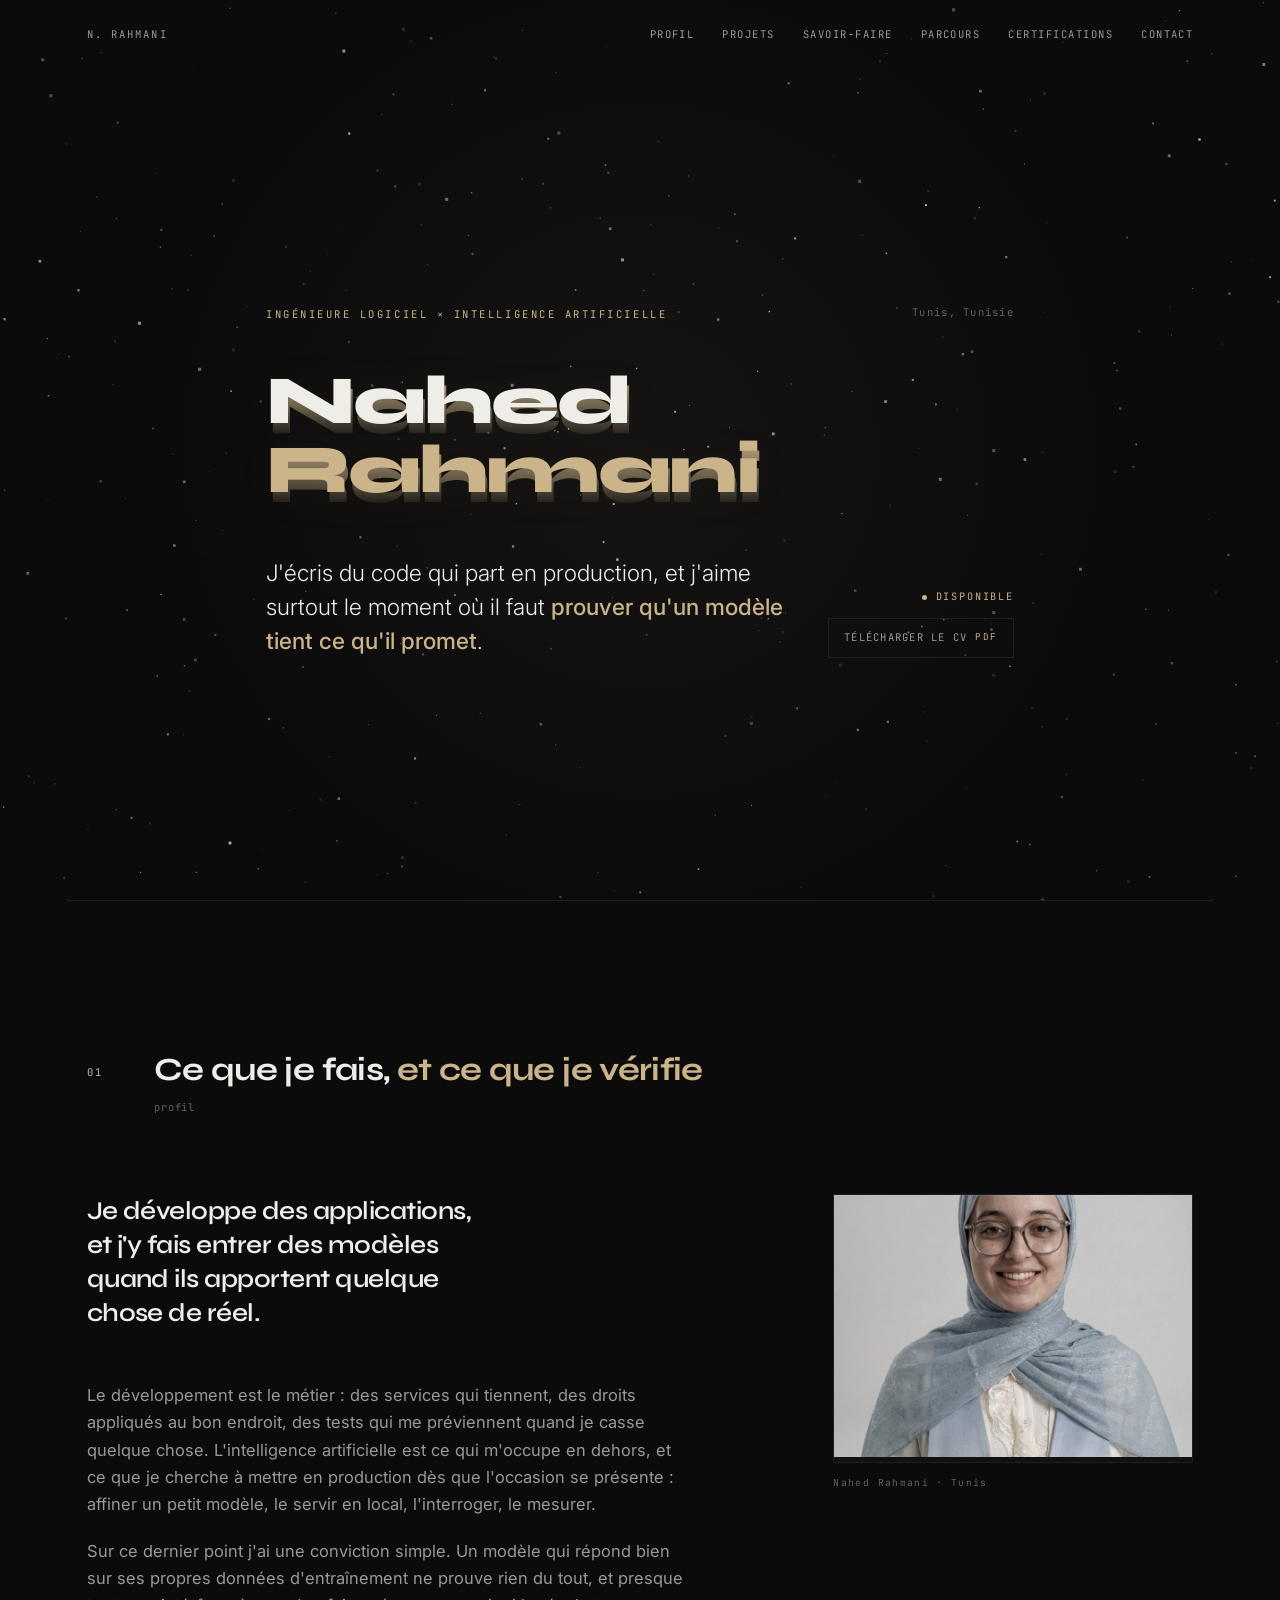
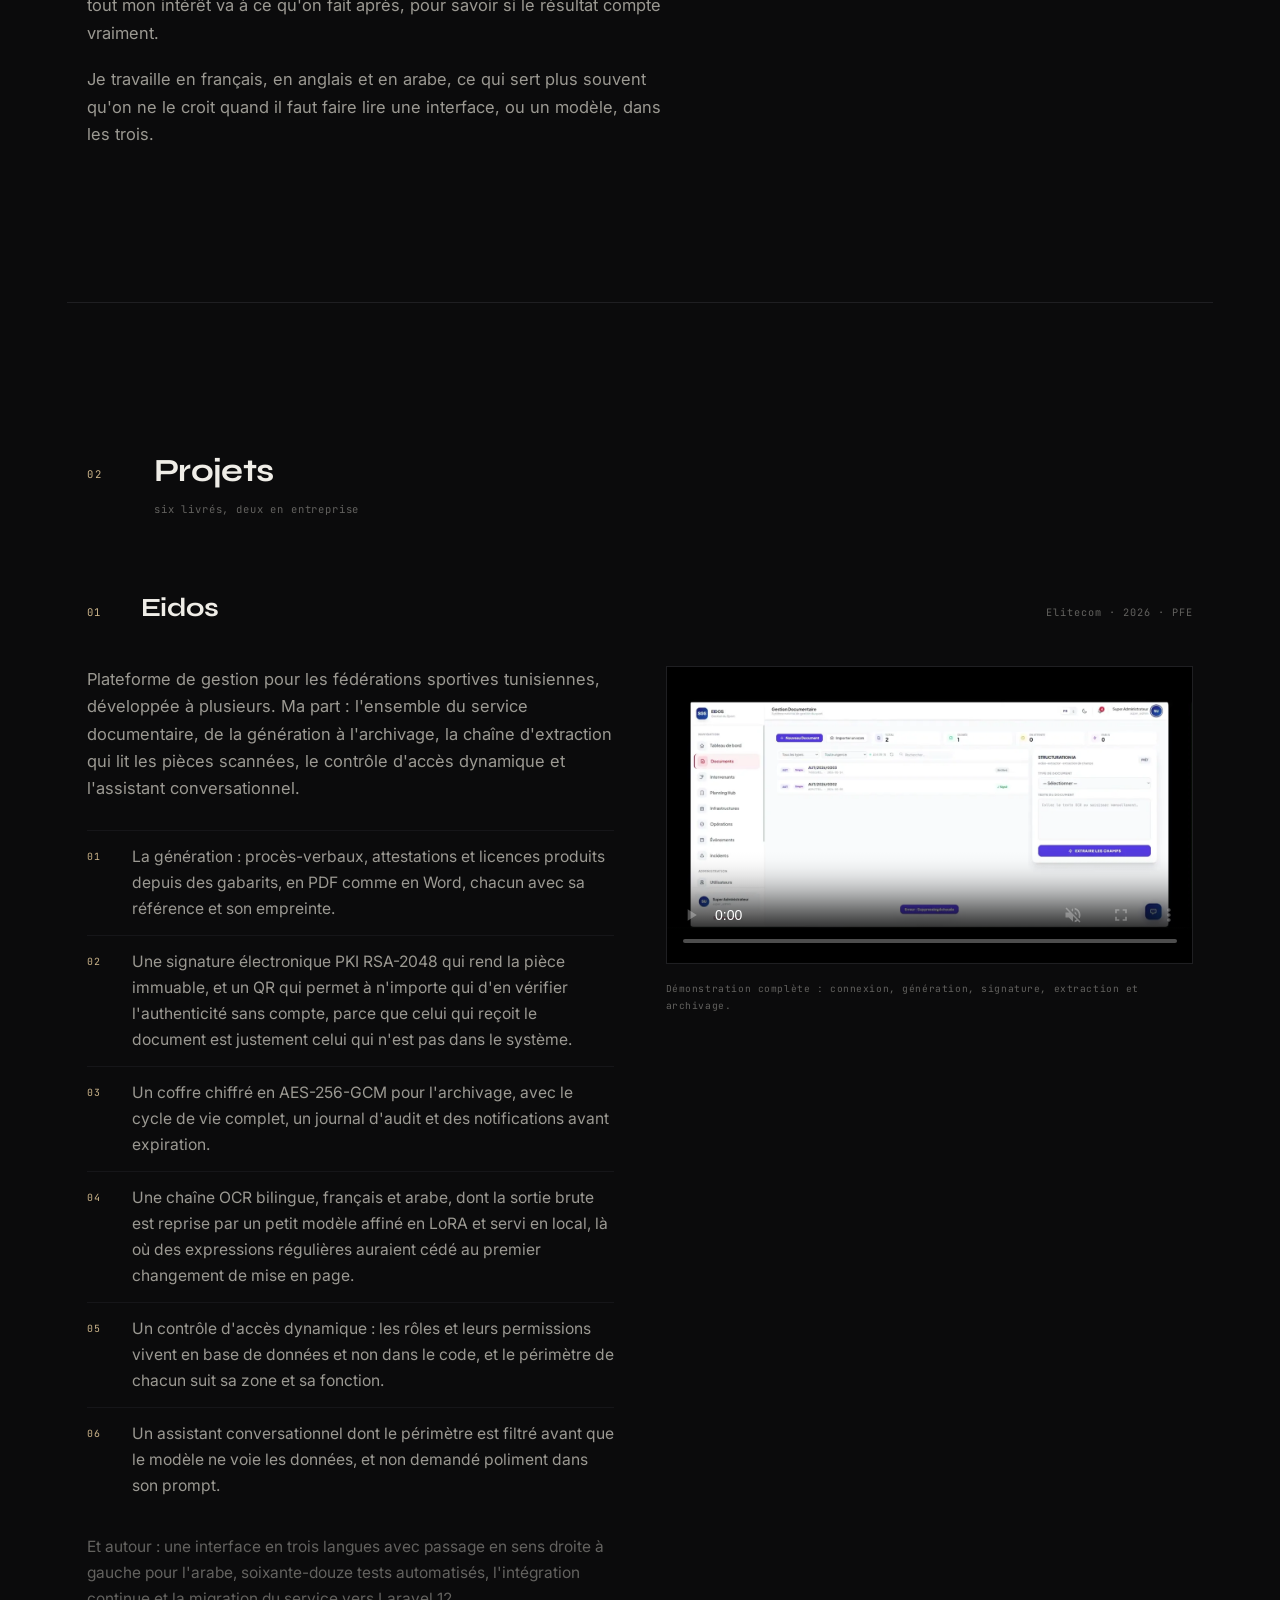
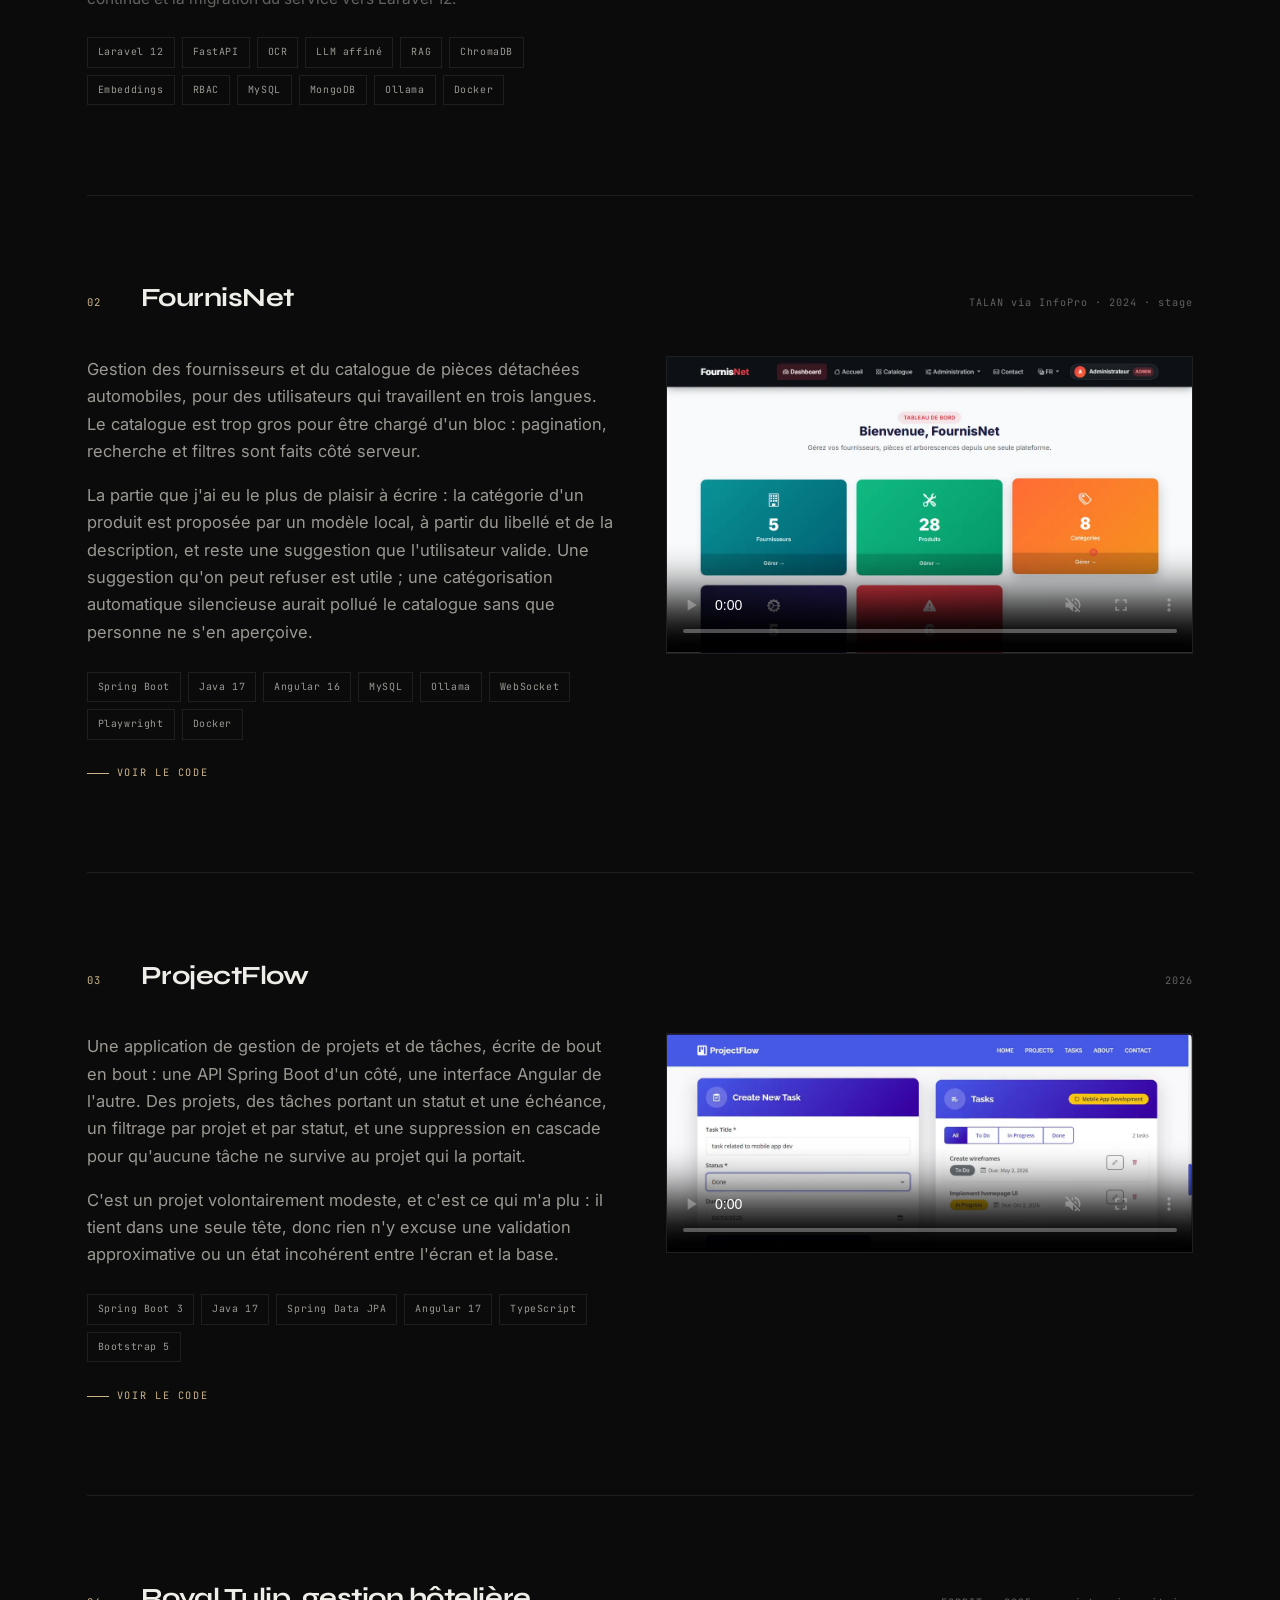
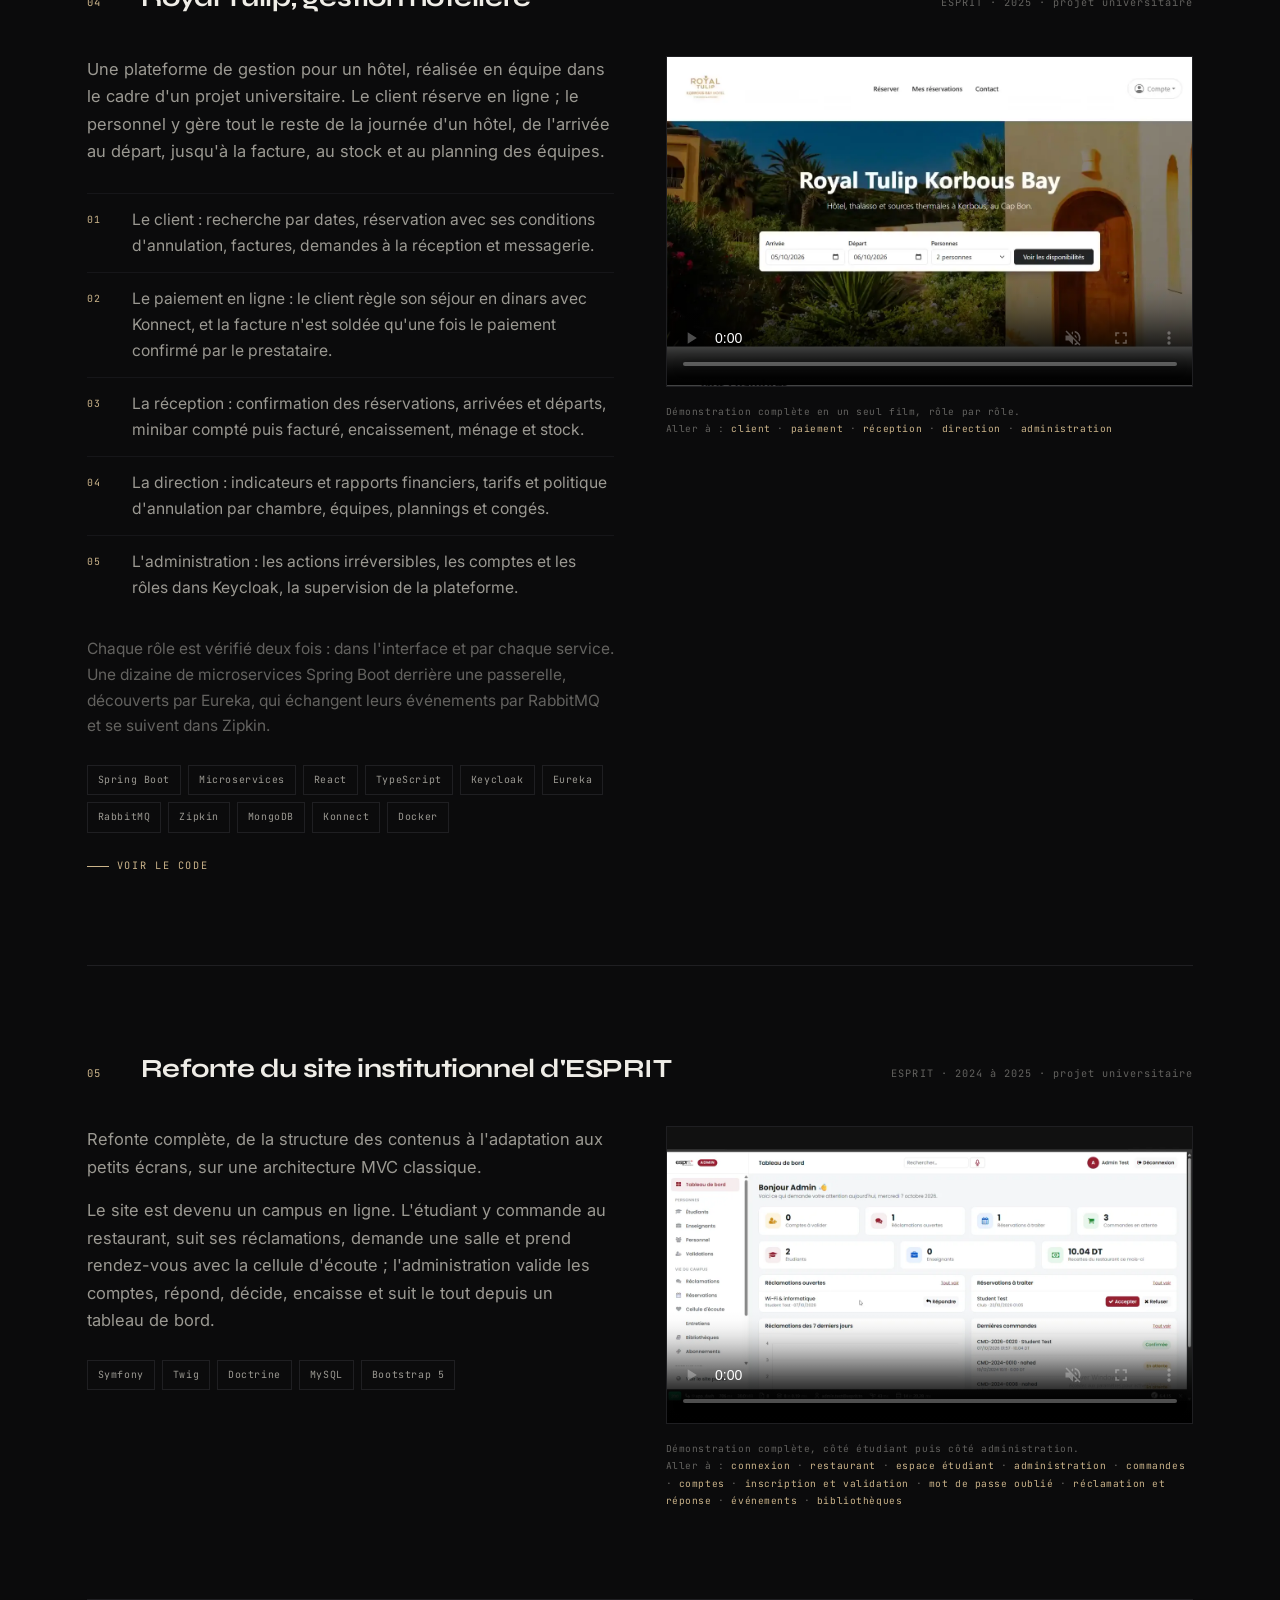
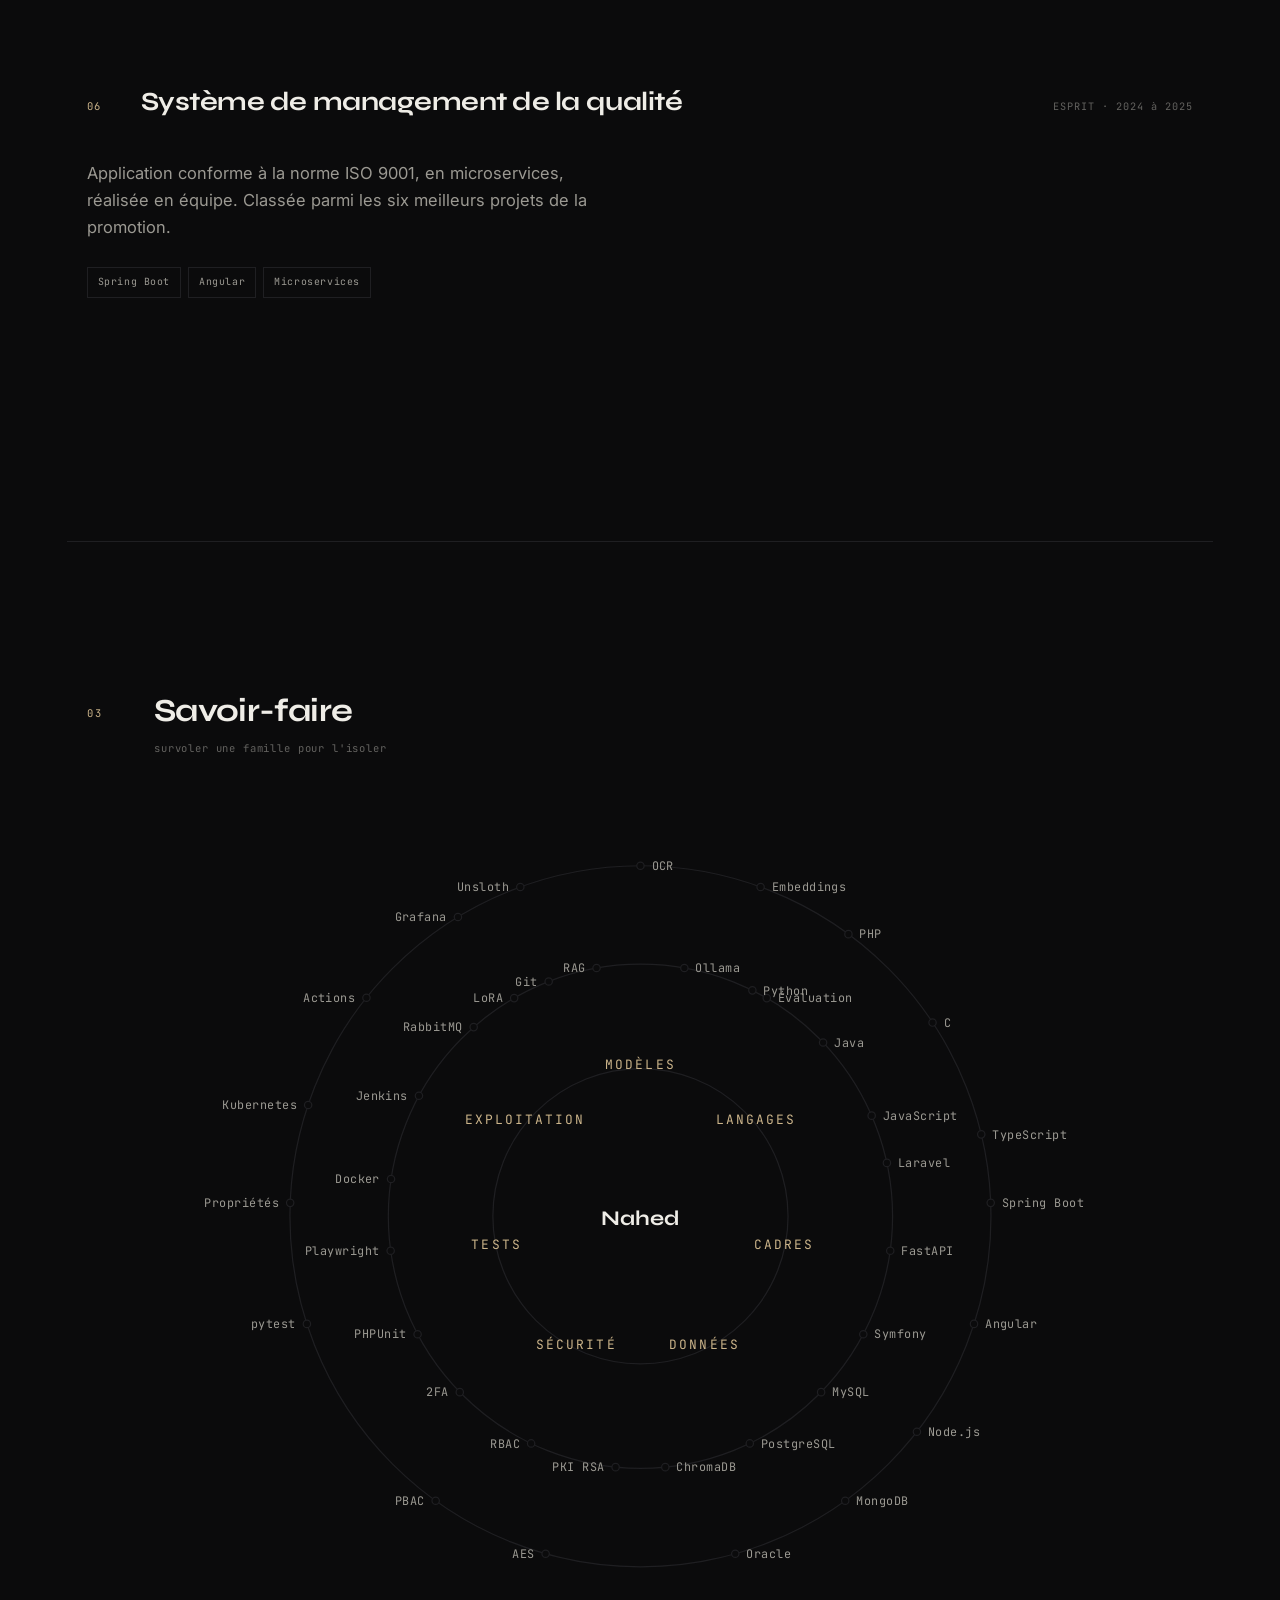
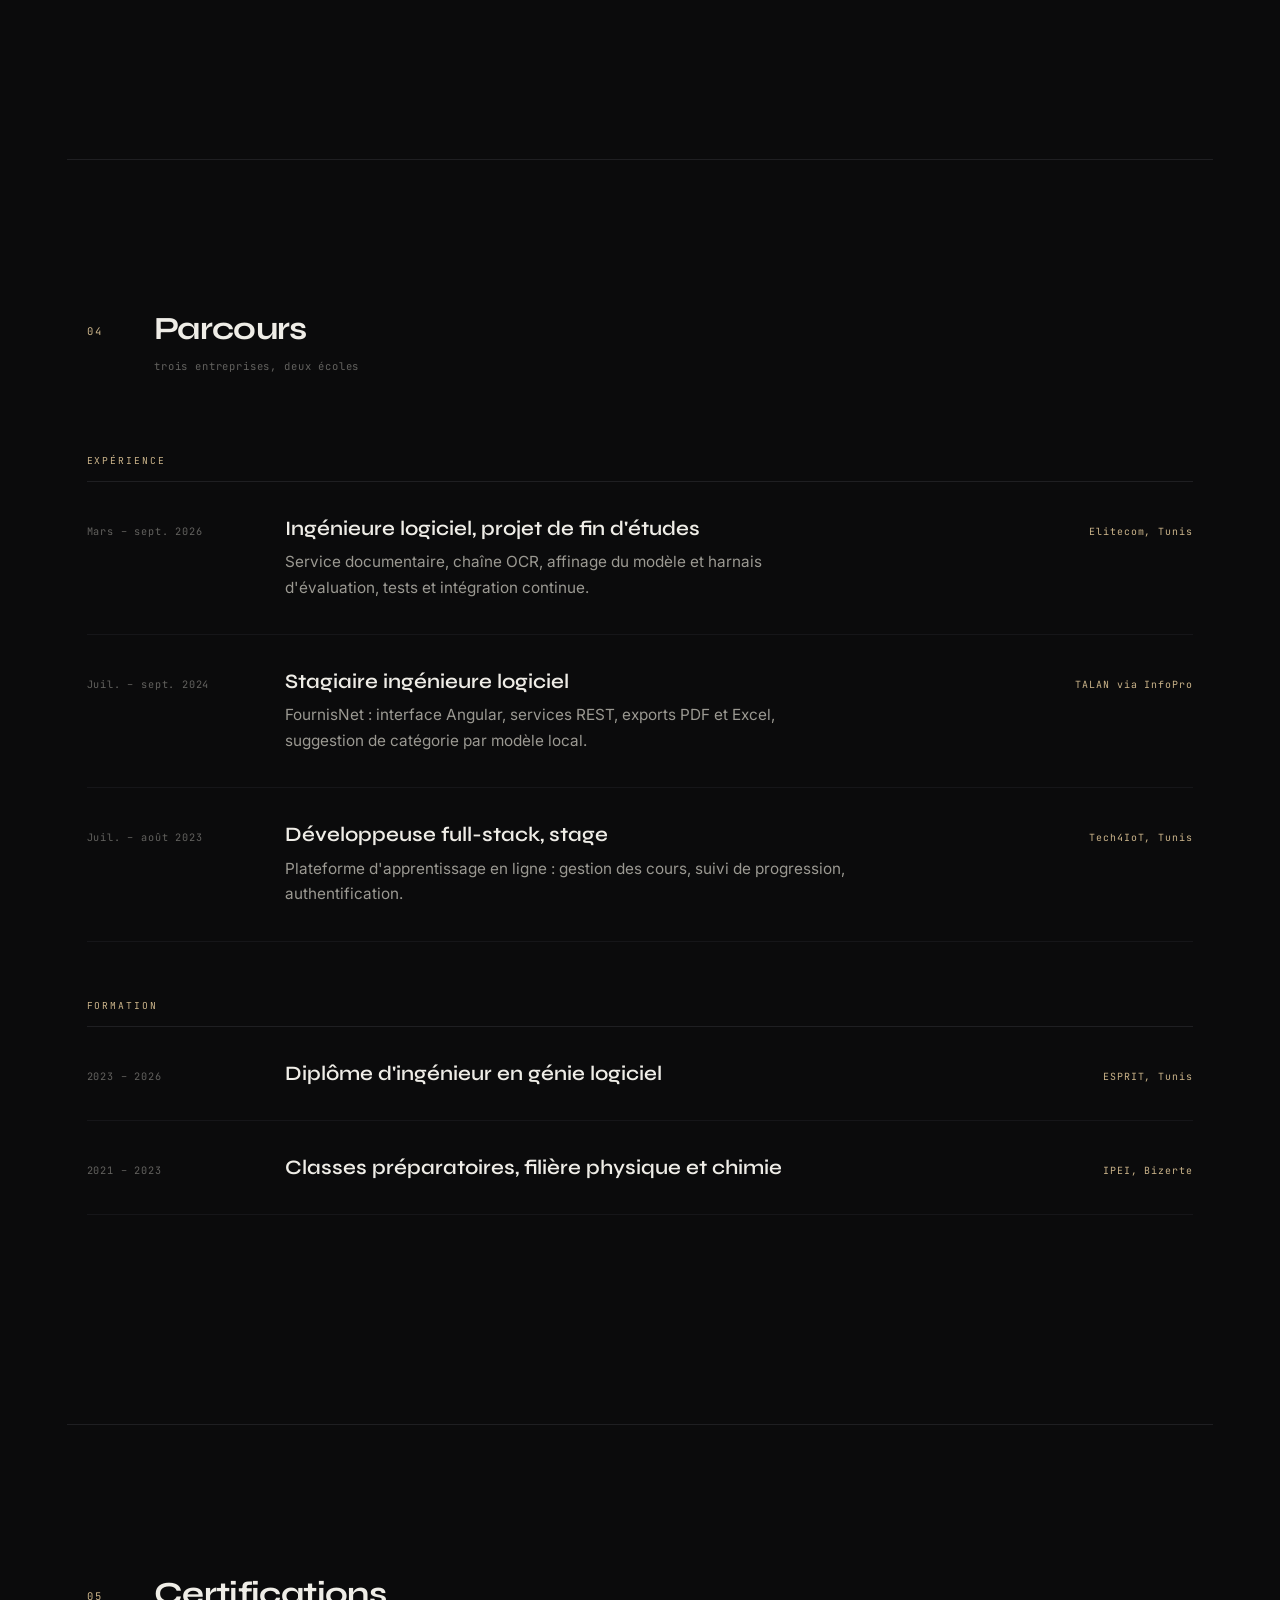
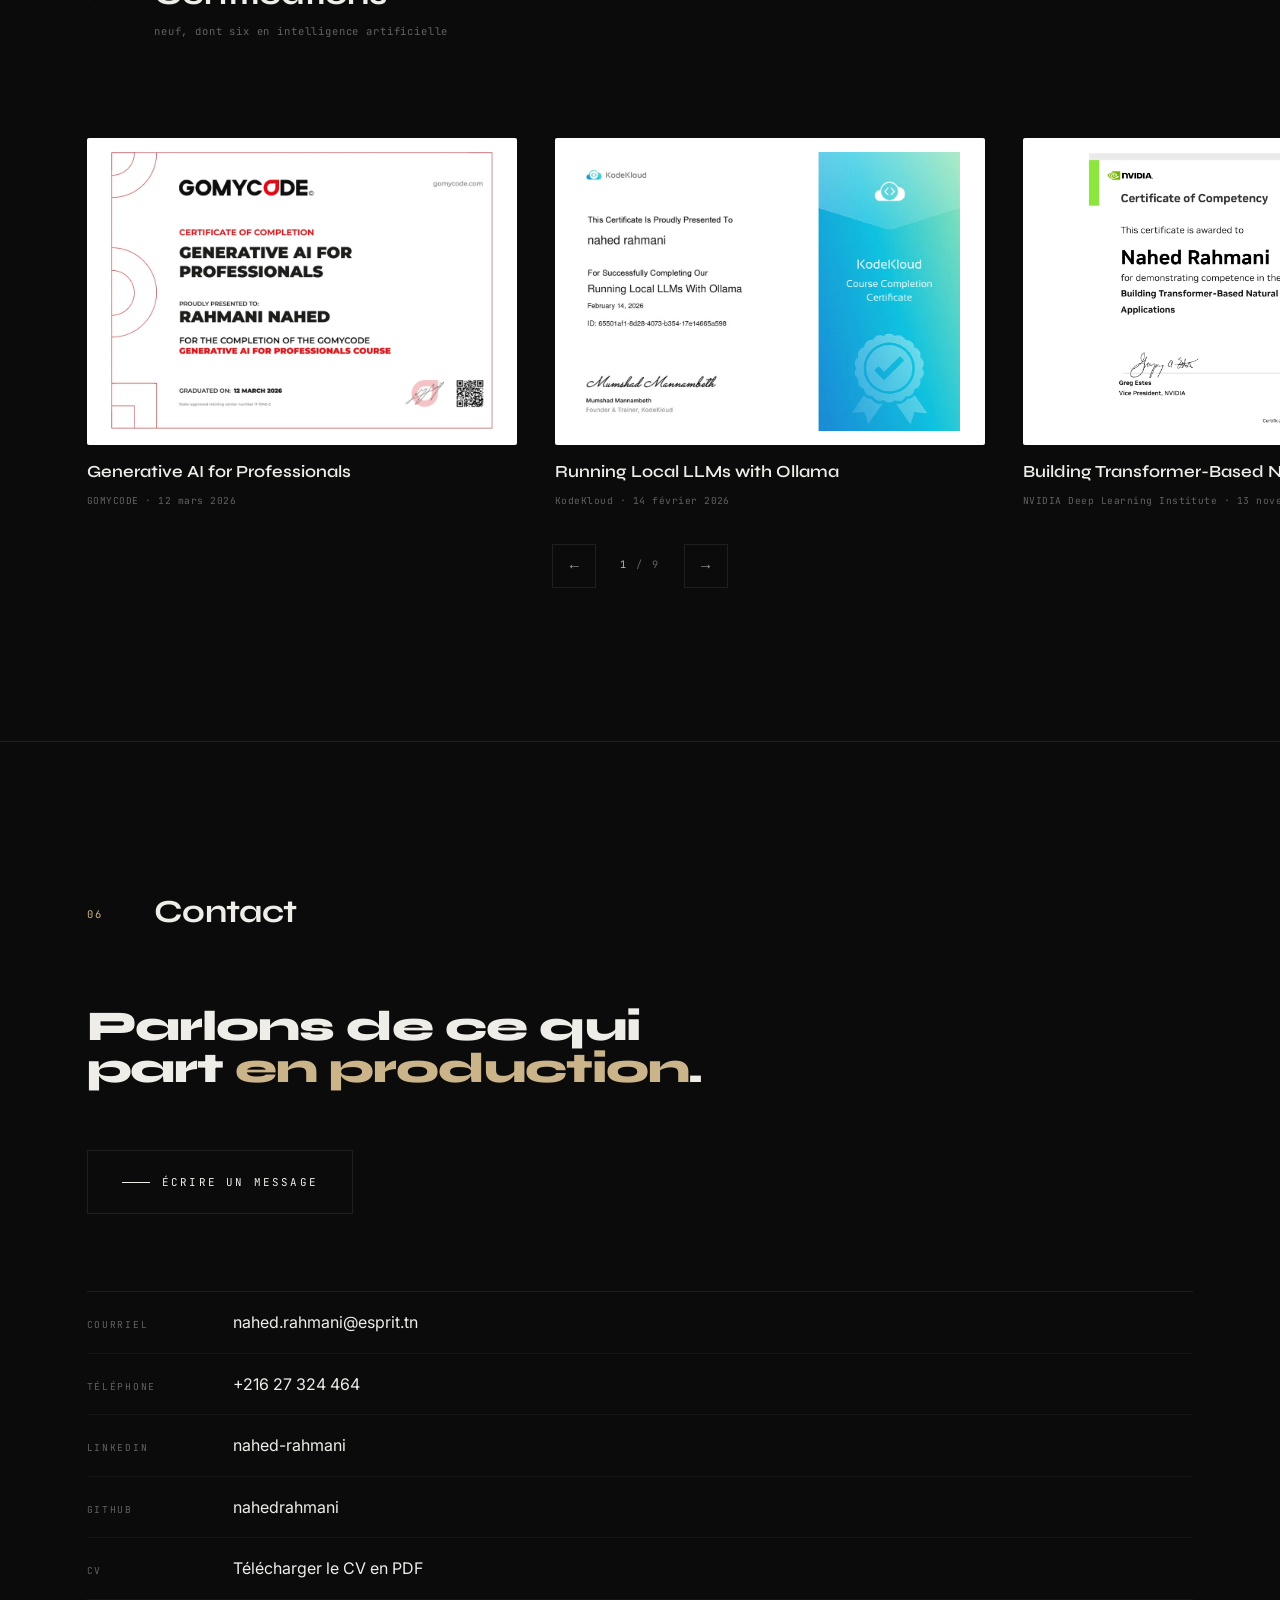
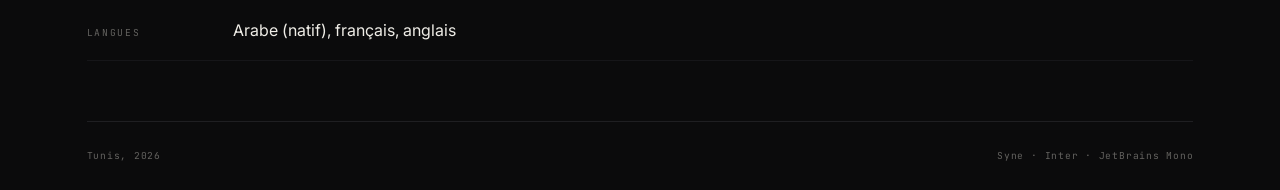
<file: index.html>
<!doctype html>
<html lang="fr">
<head>
<meta charset="utf-8">
<meta name="viewport" content="width=device-width, initial-scale=1">
<title>Nahed Rahmani, ingénieure logiciel</title>
<meta name="description" content="Nahed Rahmani, ingénieure logiciel passionnée d'intelligence artificielle. Projets, savoir-faire et parcours.">
<meta name="author" content="Nahed Rahmani">

<!-- À CHANGER après le premier déploiement : remplacer par l'URL réelle du site. -->
<link rel="canonical" href="https://nahed-rahmani.vercel.app/">
<meta property="og:url" content="https://nahed-rahmani.vercel.app/">
<meta property="og:type" content="website">
<meta property="og:locale" content="fr_FR">
<meta property="og:title" content="Nahed Rahmani, ingénieure logiciel">
<meta property="og:description" content="Ingénieure logiciel passionnée d'intelligence artificielle.">
<meta property="og:image" content="assets/og.jpg">
<meta property="og:image:width" content="1200">
<meta property="og:image:height" content="630">
<meta name="twitter:card" content="summary_large_image">
<meta name="twitter:image" content="assets/og.jpg">
<meta name="theme-color" content="#0B0B0C">
<link rel="icon" href="data:image/svg+xml,%3Csvg xmlns='http://www.w3.org/2000/svg' viewBox='0 0 64 64'%3E%3Crect width='64' height='64' fill='%230B0B0C'/%3E%3Ctext x='32' y='43' font-family='Didot,Georgia,serif' font-size='30' fill='%23CBB48A' text-anchor='middle'%3ENR%3C/text%3E%3C/svg%3E">

<link rel="preconnect" href="https://fonts.googleapis.com"><link rel="preconnect" href="https://fonts.gstatic.com" crossorigin>
<link rel="stylesheet" href="https://fonts.googleapis.com/css2?family=Syne:wght@600;700;800&family=Inter:wght@300;400;500;600&family=JetBrains+Mono:wght@400&display=swap" media="print" onload="this.media='all'">
<noscript><link rel="stylesheet" href="https://fonts.googleapis.com/css2?family=Syne:wght@600;700;800&family=Inter:wght@300;400;500;600&family=JetBrains+Mono:wght@400&display=swap"></noscript>
<link rel="stylesheet" href="assets/vendor/lenis.css">
<style>
/* =========================================================
   LA PREUVE : le site se lit lui-meme.
   Un balayage revele : le nom, les filets, les visuels.
   Noir profond, ivoire, un seul accent champagne.
   ========================================================= */
:root{
  --noir:#0B0B0C; --noir-2:#111113;
  --ivoire:#EFEDE7; --ivoire-2:#9B9992; --ivoire-3:#63625F;
  --filet:#1F1F22; --filet-2:#161619;
  --acc:#CBB48A; --acc-soft:rgba(203,180,138,.14);
  --serif:"Syne","Segoe UI",system-ui,sans-serif;
  --sans:"Inter",system-ui,-apple-system,"Segoe UI",sans-serif;
  --mono:"JetBrains Mono",ui-monospace,Menlo,monospace;
  --e:cubic-bezier(.16,.84,.24,1);
  --marge:clamp(20px,5.2vw,84px);
}
*{box-sizing:border-box;margin:0;padding:0}
html{scroll-behavior:smooth}
body{background:var(--noir);color:var(--ivoire);font-family:var(--sans);font-size:16.5px;position:relative;
  line-height:1.66;-webkit-font-smoothing:antialiased;overflow-x:hidden}
img{max-width:100%;display:block}
a{color:inherit}
::selection{background:var(--acc);color:var(--noir)}
a:focus-visible,button:focus-visible,summary:focus-visible,[tabindex]:focus-visible{outline:1px solid var(--acc);outline-offset:5px}

#ciel{position:fixed;inset:0;z-index:0;pointer-events:none;display:block}
.rail,main,footer,.tiroir,.saut{position:relative;z-index:1}
.rail{z-index:60}.tiroir{z-index:59}
.page{max-width:1240px;margin:0 auto;padding-inline:var(--marge)}
.mono{font-family:var(--mono)}
.eti{font-family:var(--mono);font-size:.66rem;letter-spacing:.24em;text-transform:uppercase;color:var(--acc)}
.sr{position:absolute;left:-9999px}
.saut{position:absolute;left:-9999px;top:0;z-index:99;background:var(--acc);color:var(--noir);padding:12px 18px;font-family:var(--mono);font-size:.72rem}
.saut:focus{left:0}

/* ---------- curseur ---------- */
.cur{position:fixed;top:0;left:0;width:26px;height:26px;border:1px solid var(--acc);border-radius:50%;
  pointer-events:none;z-index:9999;opacity:0;will-change:transform}
.cur-pt{position:fixed;top:0;left:0;width:4px;height:4px;background:var(--acc);border-radius:50%;
  pointer-events:none;z-index:9999;opacity:0;will-change:transform}
@media (hover:none),(pointer:coarse){.cur,.cur-pt{display:none}}

/* ---------- rail ---------- */
.rail{position:fixed;top:0;left:0;right:0;z-index:60}
.rail-in{display:flex;align-items:center;justify-content:space-between;gap:20px;height:70px}
.rail .sig{font-family:var(--mono);font-size:.66rem;letter-spacing:.2em;color:var(--ivoire-2)}
.men{display:flex;gap:28px}
.men a{position:relative;font-family:var(--mono);font-size:.66rem;letter-spacing:.14em;text-transform:uppercase;
  color:var(--ivoire-2);text-decoration:none;transition:color .45s var(--e)}
.men a:hover,.men a[aria-current="true"]{color:var(--ivoire)}
.men a::before{content:"";position:absolute;left:-13px;top:50%;width:6px;height:1px;background:var(--acc);
  transform:scaleX(0);transform-origin:left;transition:transform .45s var(--e)}
.men a[aria-current="true"]::before{transform:scaleX(1)}
.men-bt{display:none;background:none;border:0;cursor:pointer;color:var(--ivoire);font-family:var(--mono);
  font-size:.66rem;letter-spacing:.16em;text-transform:uppercase}
@media(max-width:900px){.men{display:none}.men-bt{display:block}}
/* [hidden] doit gagner : une regle de classe bat la regle par defaut du
   navigateur, sinon le menu reste affiche par-dessus tout le site. */
.tiroir[hidden]{display:none}
.tiroir{position:fixed;inset:0;z-index:59;background:var(--noir);display:flex;align-items:center}
.tiroir a{display:block;font-family:var(--serif);font-weight:700;font-size:clamp(1.45rem,5.6vw,2.3rem);line-height:1.3;
  text-decoration:none;color:var(--ivoire)}
.tiroir a i{font-family:var(--mono);font-style:normal;font-size:.6rem;color:var(--acc);
  letter-spacing:.2em;vertical-align:super;margin-right:.9em}

/* ---------- ouverture ---------- */
.hero{min-height:100svh;display:flex;flex-direction:column;justify-content:center;padding-block:120px 60px}
.hero-haut{display:flex;justify-content:space-between;align-items:flex-end;gap:24px;flex-wrap:wrap}
.hero-haut p{font-family:var(--mono);font-size:.66rem;letter-spacing:.12em;color:var(--ivoire-3);
  max-width:30ch;line-height:2;text-align:right}
@media(max-width:640px){.hero-haut p{text-align:left}}

/* le nom : couche brute en mono, couche nette en serif, le balayage passe de l'une a l'autre */
.nom{position:relative;margin-block:clamp(18px,3.4vw,44px);line-height:.88;cursor:default}
.nom .lg{position:relative;display:block;white-space:nowrap}
.nom .brut,.nom .net{display:block}
.nom .brut{font-family:var(--serif);font-weight:800;font-size:clamp(1.7rem,5.6vw,4.3rem);
  letter-spacing:-.03em;line-height:1;opacity:0;transform:translate(.035em,.15em);
  color:transparent;-webkit-text-fill-color:transparent;
  background-image:linear-gradient(180deg,rgba(203,180,138,.92) 0%,rgba(203,180,138,.5) 46%,rgba(203,180,138,.06) 88%,rgba(203,180,138,0) 100%);
  -webkit-background-clip:text;background-clip:text;
  filter:drop-shadow(0 0 30px rgba(203,180,138,.16))}
.nom .net{position:absolute;left:0;top:50%;transform:translateY(-50%);font-family:var(--serif);font-weight:800;
  font-size:clamp(1.7rem,5.6vw,4.3rem);letter-spacing:-.03em;color:var(--ivoire);line-height:1}
.nom .lg2 .net{color:var(--acc)}
.nom .tete{position:absolute;top:-4%;bottom:-4%;width:1px;left:0;opacity:0;
  background:linear-gradient(180deg,transparent,var(--acc) 20%,var(--acc) 80%,transparent);
  box-shadow:0 0 22px 2px var(--acc-soft)}
.hero-bas{display:flex;justify-content:space-between;align-items:flex-end;gap:30px;flex-wrap:wrap;margin-top:clamp(24px,4vw,56px)}
.hero-bas .phrase{font-family:var(--sans);font-size:clamp(1.05rem,2.1vw,1.42rem);line-height:1.5;max-width:38ch;font-weight:300}
.hero-bas .phrase em{font-style:normal;color:var(--acc);font-weight:500}
.coin-bas{display:flex;flex-direction:column;align-items:flex-end;gap:.75rem}
@media(max-width:640px){.coin-bas{align-items:flex-start}}
.cv{display:inline-flex;align-items:center;gap:.7em;font-family:var(--mono);font-size:.66rem;
  letter-spacing:.12em;text-transform:uppercase;color:var(--ivoire-2);text-decoration:none;
  border:1px solid var(--filet);padding:10px 15px;white-space:nowrap;
  transition:border-color .45s var(--e),color .45s var(--e)}
.cv:hover{border-color:var(--acc);color:var(--acc)}
.cv i{font-style:normal;color:var(--acc);font-size:.58rem;letter-spacing:.18em}
.hero-bas .dispo{font-family:var(--mono);font-size:.64rem;letter-spacing:.18em;text-transform:uppercase;
  color:var(--acc);display:flex;align-items:center;gap:.8em;white-space:nowrap}
.hero-bas .dispo i{width:5px;height:5px;border-radius:50%;background:var(--acc);display:block}

/* ---------- sections ---------- */
.sec{padding-block:clamp(88px,12vw,180px);position:relative}
.sec::before{content:"";position:absolute;top:0;left:var(--marge);right:var(--marge);height:1px;
  background:var(--filet);transform:scaleX(0);transform-origin:left;transition:transform 1.2s var(--e)}
.sec.trace::before{transform:scaleX(1)}
.tete-sec{display:grid;grid-template-columns:auto 1fr;gap:clamp(18px,4vw,60px);align-items:start;margin-bottom:clamp(40px,6vw,84px)}
@media(max-width:640px){.tete-sec{grid-template-columns:1fr;gap:10px}}
.tete-sec .idx{font-family:var(--mono);font-size:.66rem;letter-spacing:.2em;color:var(--acc);padding-top:1em}
.tete-sec h2{font-family:var(--serif);font-weight:700;font-size:clamp(1.38rem,2.9vw,2.02rem);line-height:1.02;letter-spacing:-.02em}
.tete-sec h2 em{font-style:normal;color:var(--acc)}
.tete-sec .note{font-family:var(--mono);font-size:.66rem;color:var(--ivoire-3);margin-top:1.2em;letter-spacing:.08em}
.txt{max-width:60ch;color:var(--ivoire-2)}
/* profil : le texte et le portrait sur deux colonnes, une seule des le tactile */
.pf{display:grid;grid-template-columns:1fr minmax(260px,360px);gap:clamp(26px,5vw,70px);align-items:start}
@media(max-width:880px){.pf{grid-template-columns:1fr;gap:clamp(26px,5vw,40px)}
  .pf-photo{max-width:420px}}
.pf-photo{margin:0}
/* la photo est montree entiere, sans recadrage, et juste assez desaturee
   pour ne pas jurer avec le champagne ; elle reprend ses couleurs au survol */
.pf-photo img{height:auto;filter:grayscale(.42) contrast(1.04) saturate(.92);transition:filter .9s var(--e)}
.pf-photo:hover img{filter:none}
.pf-lg{font-family:var(--mono);font-size:.6rem;letter-spacing:.14em;color:var(--ivoire-3);margin-top:12px}
.txt p + p{margin-top:1.15em}
.txt b{color:var(--ivoire);font-weight:500}
.grand{font-family:var(--serif);font-weight:600;font-size:clamp(1.15rem,2.3vw,1.6rem);line-height:1.34;color:var(--ivoire);letter-spacing:-.02em}

/* ---------- mesures ---------- */
.mes{display:grid;grid-template-columns:repeat(4,1fr);gap:1px;background:var(--filet);
  border:1px solid var(--filet);margin-top:clamp(40px,6vw,76px)}
@media(max-width:780px){.mes{grid-template-columns:repeat(2,1fr)}}
.mes > div{background:var(--noir);padding:clamp(20px,3vw,34px) clamp(16px,2vw,26px)}
.mes .n{font-family:var(--serif);font-size:clamp(2.1rem,4.8vw,3.4rem);line-height:1;color:var(--acc);
  font-variant-numeric:tabular-nums}
.mes .l{font-family:var(--mono);font-size:.62rem;letter-spacing:.1em;color:var(--ivoire-2);margin-top:1.2em;line-height:1.8}

/* ---------- projets ---------- */
.pj{border-top:1px solid var(--filet);padding-block:clamp(46px,7vw,92px)}
.pj:first-of-type{border-top:0;padding-top:0}
.pj-tete{display:grid;grid-template-columns:auto 1fr auto;gap:clamp(16px,3vw,40px);align-items:baseline}
@media(max-width:760px){.pj-tete{grid-template-columns:auto 1fr;row-gap:8px}.pj-tete .quand{grid-column:2}}
.pj-tete .no{font-family:var(--mono);font-size:.66rem;letter-spacing:.18em;color:var(--acc)}
.pj-tete h3{font-family:var(--serif);font-weight:700;font-size:clamp(1.18rem,2.4vw,1.64rem);line-height:1.02;letter-spacing:-.018em}
.pj-tete .quand{font-family:var(--mono);font-size:.64rem;letter-spacing:.1em;color:var(--ivoire-3);white-space:nowrap}
.pj-corps{display:grid;grid-template-columns:1fr 1fr;gap:clamp(24px,4vw,64px);margin-top:clamp(24px,3.4vw,46px);align-items:start}
@media(max-width:860px){.pj-corps{grid-template-columns:1fr;gap:26px}}
.pj-corps p{color:var(--ivoire-2)}
.pj-corps p + p{margin-top:1em}
.axes{margin-top:1.7rem}
.axes li{list-style:none;display:grid;grid-template-columns:2.1rem 1fr;gap:12px;padding-block:13px;
  border-top:1px solid var(--filet-2);color:var(--ivoire-2);font-size:.95em}
.axes li b{font-family:var(--mono);font-size:.62rem;color:var(--acc);font-weight:400;padding-top:.5em;letter-spacing:.1em}
.pile{display:flex;flex-wrap:wrap;gap:7px;margin-top:1.6rem}
.pile span{font-family:var(--mono);font-size:.62rem;letter-spacing:.06em;color:var(--ivoire-2);
  border:1px solid var(--filet);padding:6px 10px;transition:border-color .5s var(--e),color .5s var(--e)}
.pile span:hover{border-color:var(--acc);color:var(--ivoire)}
.lien-pj{display:inline-flex;align-items:center;gap:.8em;margin-top:1.6rem;font-family:var(--mono);
  font-size:.64rem;letter-spacing:.16em;text-transform:uppercase;color:var(--acc);text-decoration:none}
.lien-pj i{width:22px;height:1px;background:var(--acc);display:block;transition:width .5s var(--e)}
.lien-pj:hover i{width:42px}
.vitre{overflow:hidden;background:var(--noir-2);border:1px solid var(--filet)}
.vitre img,.vitre video{width:100%;height:auto;display:block}
.leg{font-family:var(--mono);font-size:.6rem;color:var(--ivoire-3);margin-top:1rem;letter-spacing:.06em;line-height:1.8}
.leg .chap{color:var(--acc);text-decoration:none;border-bottom:1px solid transparent;transition:border-color .4s var(--e)}
.leg .chap:hover{border-color:var(--acc)}

details{margin-top:1.7rem;border-top:1px solid var(--filet-2)}
details:last-of-type{border-bottom:1px solid var(--filet-2)}
summary{cursor:pointer;list-style:none;padding-block:16px;font-family:var(--mono);font-size:.64rem;
  letter-spacing:.14em;text-transform:uppercase;color:var(--ivoire-2);display:flex;gap:1.1em;align-items:baseline;
  transition:color .4s var(--e)}
summary::-webkit-details-marker{display:none}
summary::before{content:"+";color:var(--acc)}
details[open] summary::before{content:"–"}
summary:hover{color:var(--ivoire)}
.det{padding-bottom:26px;max-width:62ch;color:var(--ivoire-2)}
.det p + p{margin-top:.9em}

/* ---------- schema ---------- */
.defil{overflow-x:auto;margin-block:1.7rem;padding-bottom:8px}
.defil svg{min-width:680px;width:100%;height:auto}
.bx{fill:none;stroke:var(--filet);stroke-width:1}
.bx-acc{fill:none;stroke:var(--acc);stroke-width:1}
.s-lbl{fill:var(--ivoire);font-family:var(--sans);font-weight:500;font-size:14px}
.s-sub{fill:var(--ivoire-3);font-family:var(--mono);font-size:10px}
.s-n{fill:var(--acc);font-family:var(--mono);font-size:10px}
.arw{stroke:var(--ivoire-3);stroke-width:1;fill:none}
.arw-acc{stroke:var(--acc);stroke-width:1;fill:none;stroke-dasharray:3 3}

/* ---------- carte des competences ---------- */
.eco svg{width:100%;height:auto;overflow:visible}
.eco .orb{fill:none;stroke:var(--filet);stroke-width:1}
.eco .noeud circle{fill:var(--noir);stroke:var(--filet);stroke-width:1;transition:stroke .45s var(--e),fill .45s var(--e)}
.eco .noeud text{fill:var(--ivoire-2);font-family:var(--mono);font-size:9.6px;letter-spacing:.04em;
  transition:fill .45s var(--e),opacity .45s var(--e)}
.eco .noeud.on circle{stroke:var(--acc);fill:var(--acc-soft)}
.eco .noeud.on text{fill:var(--ivoire)}
.eco .grp{cursor:pointer}
.eco .grp text{fill:var(--acc);font-family:var(--mono);font-size:10.5px;letter-spacing:.16em;text-transform:uppercase}
.eco .coeur{fill:var(--ivoire);font-family:var(--serif);font-weight:700;font-size:17px}
.eco.pale .noeud:not(.on) circle{stroke:var(--filet-2)}
.eco.pale .noeud:not(.on) text{opacity:.32}
.eco-liste{display:none}
.eco-liste div{display:grid;grid-template-columns:8rem 1fr;gap:16px;padding-block:14px;
  border-bottom:1px solid var(--filet-2);align-items:baseline}
.eco-liste dt{font-family:var(--mono);font-size:.62rem;letter-spacing:.14em;text-transform:uppercase;color:var(--acc)}
.eco-liste dd{color:var(--ivoire-2);font-size:.94em}
@media(max-width:760px){
  .eco svg{display:none}
  .eco-liste{display:block;border-top:1px solid var(--filet)}
  .eco-liste div{grid-template-columns:1fr;gap:4px}
}

/* ---------- parcours ---------- */
.fil{border-top:1px solid var(--filet)}
.grp{font-family:var(--mono);font-size:.6rem;letter-spacing:.2em;text-transform:uppercase;
  color:var(--acc);margin-bottom:12px}
.grp + .fil{margin-bottom:clamp(30px,4.5vw,56px)}
.fil + .grp{margin-top:0}
.pas{display:grid;grid-template-columns:10rem 1fr auto;gap:clamp(16px,3vw,44px);padding-block:clamp(22px,3vw,34px);
  border-bottom:1px solid var(--filet-2);align-items:baseline}
@media(max-width:780px){.pas{grid-template-columns:1fr;gap:6px}}
.pas .quand{font-family:var(--mono);font-size:.64rem;letter-spacing:.08em;color:var(--ivoire-3)}
.pas h4{font-family:var(--serif);font-weight:600;font-size:clamp(1.02rem,1.9vw,1.28rem);line-height:1.22;
  transition:transform .55s var(--e)}
.pas:hover h4{transform:translateX(7px)}
.pas p{color:var(--ivoire-2);font-size:.93em;margin-top:.55em;max-width:56ch}
.pas .lieu{font-family:var(--mono);font-size:.62rem;letter-spacing:.1em;color:var(--acc);white-space:nowrap}

/* ---------- certificats ---------- */
.cf{overflow-x:auto;overscroll-behavior-x:contain;-webkit-overflow-scrolling:touch;scrollbar-width:none;padding-block:20px}
.cf::-webkit-scrollbar{display:none}
/* Le carrousel deborde de la page (margin negative), donc son retrait doit
   compenser ce debord pour que la premiere carte tombe sur la colonne de texte. */
.cf-piste{--cf-gap:clamp(18px,3vw,44px);
  --cf-bord:calc(max(0px,(100vw - 1240px) / 2) + var(--marge));
  display:flex;align-items:flex-start;gap:var(--cf-gap);padding-inline:var(--cf-bord)}
.cf-c{flex:0 0 clamp(240px,62vw,430px);margin:0;will-change:transform,opacity}
/* Ni le remplissage de fin ni une marge de fin n entrent dans la course d un
   conteneur defilant : seule une boite reelle y entre. D ou cette cale, qui
   fait s arreter la rangee sur le bord droit de la colonne de texte. */
.cf-fin{flex:0 0 max(0px,calc(var(--cf-bord) - var(--cf-gap)));align-self:stretch}
/* Les neuf certificats n ont pas le meme format (de 1,07 a 1,87) : sans
   cadre commun, la rangee alterne des carres et des bandeaux. Cadre unique
   au rapport 7/5, image entiere a l interieur, jamais rognee ni etiree. */
.cf-v{background:#fff;overflow:hidden;aspect-ratio:7/5;display:flex;
  align-items:center;justify-content:center;padding:14px;border-radius:2px}
.cf-v img{max-width:100%;max-height:100%;width:auto;height:auto;display:block;
  object-fit:contain}
.cf-c figcaption{margin-top:1rem;font-family:var(--mono);font-size:.6rem;line-height:1.9;color:var(--ivoire-3);letter-spacing:.05em}
.cf-c figcaption b{display:block;font-family:var(--serif);font-weight:600;font-size:1.06rem;line-height:1.3;
  color:var(--ivoire);letter-spacing:0;margin-bottom:.5em}
.cf-cmd{display:flex;align-items:center;justify-content:center;gap:24px;margin-top:14px}
.cf-cmd button{width:44px;height:44px;border:1px solid var(--filet);background:none;color:var(--ivoire-2);
  cursor:pointer;font-size:.95rem;transition:border-color .45s var(--e),color .45s var(--e)}
.cf-cmd button:hover{border-color:var(--acc);color:var(--acc)}
.cf-n{font-family:var(--mono);font-size:.64rem;letter-spacing:.18em;color:var(--ivoire-3)}
.cf-n b{font-weight:400;color:var(--acc)}

/* ---------- fin ---------- */
.fin{padding-block:clamp(88px,12vw,170px) clamp(34px,5vw,60px);border-top:1px solid var(--filet)}
.fin .grosse{font-family:var(--serif);font-weight:800;font-size:clamp(1.55rem,3.7vw,2.65rem);line-height:1;
  letter-spacing:-.025em;max-width:15ch}
.fin .grosse em{font-style:normal;color:var(--acc)}
.aimant{display:inline-flex;align-items:center;gap:1.1em;margin-top:clamp(32px,5vw,60px);padding:22px 34px;
  border:1px solid var(--filet);color:var(--ivoire);text-decoration:none;
  font-family:var(--mono);font-size:.68rem;letter-spacing:.2em;text-transform:uppercase;
  will-change:transform;transition:border-color .5s var(--e),color .5s var(--e)}
.aimant:hover{border-color:var(--acc);color:var(--acc)}
.aimant i{width:28px;height:1px;background:currentColor;display:block;transition:width .5s var(--e)}
.aimant:hover i{width:48px}
.coord{border-top:1px solid var(--filet);margin-top:clamp(44px,6vw,80px)}
.coord a,.coord span.l{display:grid;grid-template-columns:8rem 1fr;gap:18px;padding-block:17px;
  border-bottom:1px solid var(--filet-2);text-decoration:none;align-items:baseline}
.coord .k{font-family:var(--mono);font-size:.6rem;letter-spacing:.18em;text-transform:uppercase;color:var(--ivoire-3)}
.coord .v{font-size:1rem;color:var(--ivoire);transition:transform .5s var(--e),color .45s var(--e)}
.coord a:hover .v{color:var(--acc);transform:translateX(8px)}
@media(max-width:560px){.coord a,.coord span.l{grid-template-columns:1fr;gap:2px}}
.pied{padding-block:26px;border-top:1px solid var(--filet);font-family:var(--mono);font-size:.6rem;
  color:var(--ivoire-3);display:flex;flex-wrap:wrap;gap:8px 28px;justify-content:space-between;letter-spacing:.08em}

/* ---------- etats de depart : GSAP anime, sinon tout reste visible ---------- */
.js .nom .brut{opacity:.92}
.js .nom .net{clip-path:inset(0 100% 0 0)}
/* Le masquage est une ANIMATION CSS a duree limitee, pas un etat fige :
   meme si aucun script ne tourne, l element redevient visible tout seul
   au bout de 4 s. Rien ne peut laisser la page vide. */
@keyframes garde{0%,86%{opacity:0;transform:translateY(18px)}100%{opacity:1;transform:none}}
@keyframes garde-vitre{0%,86%{clip-path:inset(0 100% 0 0)}100%{clip-path:inset(0 0% 0 0)}}
@keyframes entree{from{opacity:0;transform:translateY(18px)}to{opacity:1;transform:none}}
@keyframes balaye{from{clip-path:inset(0 100% 0 0)}to{clip-path:inset(0 0% 0 0)}}
.js .rv{animation:garde 4s linear forwards}
.js .rv.vu{animation:entree .85s var(--e) forwards}
.js .vitre img,.js .vitre video{animation:garde-vitre 4s linear forwards}
.js .vitre.vu img,.js .vitre.vu video{animation:balaye 1s var(--e) forwards}
.js .diag .bx,.js .diag .bx-acc,.js .diag text{opacity:0}
.js .diag .arw,.js .diag .arw-acc{stroke-dasharray:200;stroke-dashoffset:200}
.js .eco .noeud,.js .eco .grp,.js .eco .coeur,.js .eco .orb{opacity:0}
@media(prefers-reduced-motion:reduce){html{scroll-behavior:auto}}
</style>
<script>
if(!matchMedia("(prefers-reduced-motion: reduce)").matches)document.documentElement.classList.add("js");
/* Le CSS masque ce que GSAP va animer. Si l animation ne demarre pas (script
   bloque, reseau coupe, erreur), on retire la classe : la page reste lisible. */
setTimeout(function(){
  if(!window.__folioPret) document.documentElement.classList.remove("js");
},1400);
</script>
</head>
<body>

<canvas id="ciel" aria-hidden="true"></canvas>
<a href="#s1" class="saut">Aller au contenu</a>
<div class="cur" id="cur"></div><div class="cur-pt" id="curPt"></div>

<header class="rail">
  <div class="page rail-in">
    <span class="sig">N. RAHMANI</span>
    <nav class="men" id="men" aria-label="Sections">
      <a href="#s1">Profil</a><a href="#s2">Projets</a><a href="#s3">Savoir-faire</a>
      <a href="#s4">Parcours</a><a href="#s5">Certifications</a><a href="#s6">Contact</a>
    </nav>
    <button class="men-bt" id="menBt" aria-expanded="false" aria-controls="tiroir">Sommaire</button>
  </div>
</header>

<div class="tiroir" id="tiroir" hidden><div class="page">
  <a href="#s1"><i>01</i>Profil</a><a href="#s2"><i>02</i>Projets</a><a href="#s3"><i>03</i>Savoir-faire</a>
  <a href="#s4"><i>04</i>Parcours</a><a href="#s5"><i>05</i>Certifications</a><a href="#s6"><i>06</i>Contact</a>
</div></div>

<main>

<!-- ============ OUVERTURE : le nom se lit ============ -->
<section class="hero"><div class="page">
  <div class="hero-haut">
    <span class="eti rv">Ingénieure logiciel &times; Intelligence artificielle</span>
    <p class="rv">Tunis, Tunisie</p>
  </div>

  <h1 class="nom" id="nom">
    <span class="sr">Nahed Rahmani</span>
    <span class="lg" aria-hidden="true"><span class="brut">Nahed</span><span class="net">Nahed</span></span>
    <span class="lg lg2" aria-hidden="true"><span class="brut">Rahmani</span><span class="net">Rahmani</span></span>
    <span class="tete" id="tete" aria-hidden="true"></span>
  </h1>

  <div class="hero-bas">
    <p class="phrase rv">J'écris du code qui part en production, et j'aime surtout le moment où il faut <em>prouver qu'un modèle tient ce qu'il promet</em>.</p>
    <div class="coin-bas">
      <span class="dispo rv"><i></i>Disponible</span>
      <a class="cv rv" href="assets/cv-nahed-rahmani.pdf" download>Télécharger le CV <i>PDF</i></a>
    </div>
  </div>
</div></section>

<!-- ============ 01 PROFIL ============ -->
<section class="sec" id="s1"><div class="page">
  <div class="tete-sec">
    <span class="idx rv">01</span>
    <div>
      <h2 class="rv">Ce que je fais, <em>et ce que je vérifie</em></h2>
      <div class="note rv">profil</div>
    </div>
  </div>

  <div class="pf">
   <div>
    <p class="grand rv" style="max-width:24ch">Je développe des applications, et j'y fais entrer des modèles quand ils apportent quelque chose de réel.</p>

    <div class="txt rv" style="margin-top:clamp(28px,4vw,52px)">
    <p>Le développement est le métier : des services qui tiennent, des droits appliqués au bon endroit, des tests qui me préviennent quand je casse quelque chose. L'intelligence artificielle est ce qui m'occupe en dehors, et ce que je cherche à mettre en production dès que l'occasion se présente : affiner un petit modèle, le servir en local, l'interroger, le mesurer.</p>
    <p>Sur ce dernier point j'ai une conviction simple. Un modèle qui répond bien sur ses propres données d'entraînement ne prouve rien du tout, et presque tout mon intérêt va à ce qu'on fait après, pour savoir si le résultat compte vraiment.</p>
    <p>Je travaille en français, en anglais et en arabe, ce qui sert plus souvent qu'on ne le croit quand il faut faire lire une interface, ou un modèle, dans les trois.</p>
    </div>
   </div>

   <figure class="pf-photo">
     <div class="vitre"><img src="assets/portrait.jpg" width="800" height="597" loading="lazy" decoding="async" alt="Portrait de Nahed Rahmani"></div>
     <figcaption class="pf-lg">Nahed Rahmani &middot; Tunis</figcaption>
   </figure>
  </div>

</div></section>

<!-- ============ 02 PROJETS ============ -->
<section class="sec" id="s2"><div class="page">
  <div class="tete-sec">
    <span class="idx rv">02</span>
    <div><h2 class="rv">Projets</h2><div class="note rv">six livrés, deux en entreprise</div></div>
  </div>

  <article class="pj">
    <div class="pj-tete rv"><span class="no">01</span><h3>Eidos</h3><span class="quand">Elitecom &middot; 2026 &middot; PFE</span></div>
    <div class="pj-corps">
      <div class="rv">
        <p>Plateforme de gestion pour les fédérations sportives tunisiennes, développée à plusieurs. Ma part : l'ensemble du service documentaire, de la génération à l'archivage, la chaîne d'extraction qui lit les pièces scannées, le contrôle d'accès dynamique et l'assistant conversationnel.</p>
        <ul class="axes">
          <li><b>01</b><span>La génération : procès-verbaux, attestations et licences produits depuis des gabarits, en PDF comme en Word, chacun avec sa référence et son empreinte.</span></li>
          <li><b>02</b><span>Une signature électronique PKI RSA-2048 qui rend la pièce immuable, et un QR qui permet à n'importe qui d'en vérifier l'authenticité sans compte, parce que celui qui reçoit le document est justement celui qui n'est pas dans le système.</span></li>
          <li><b>03</b><span>Un coffre chiffré en AES-256-GCM pour l'archivage, avec le cycle de vie complet, un journal d'audit et des notifications avant expiration.</span></li>
          <li><b>04</b><span>Une chaîne OCR bilingue, français et arabe, dont la sortie brute est reprise par un petit modèle affiné en LoRA et servi en local, là où des expressions régulières auraient cédé au premier changement de mise en page.</span></li>
          <li><b>05</b><span>Un contrôle d'accès dynamique : les rôles et leurs permissions vivent en base de données et non dans le code, et le périmètre de chacun suit sa zone et sa fonction.</span></li>
          <li><b>06</b><span>Un assistant conversationnel dont le périmètre est filtré avant que le modèle ne voie les données, et non demandé poliment dans son prompt.</span></li>
        </ul>
        <p style="margin-top:1.4rem;color:var(--ivoire-3);font-size:.94em">Et autour : une interface en trois langues avec passage en sens droite à gauche pour l'arabe, soixante-douze tests automatisés, l'intégration continue et la migration du service vers Laravel 12.</p>
        <div class="pile">
          <span>Laravel 12</span><span>FastAPI</span><span>OCR</span><span>LLM affiné</span><span>RAG</span>
          <span>ChromaDB</span><span>Embeddings</span><span>RBAC</span><span>MySQL</span><span>MongoDB</span><span>Ollama</span><span>Docker</span>
        </div>
      </div>
      <div class="rv">
        <figure class="vitre"><video controls loop muted playsinline preload="metadata" poster="assets/eidos-poster.webp" width="1280" height="720"><source src="assets/eidos-demo.mp4" type="video/mp4"></video></figure>
        <div class="leg">Démonstration complète : connexion, génération, signature, extraction et archivage.</div>
      </div>
    </div>

  </article>

  <article class="pj">
    <div class="pj-tete rv"><span class="no">02</span><h3>FournisNet</h3><span class="quand">TALAN via InfoPro &middot; 2024 &middot; stage</span></div>
    <div class="pj-corps">
      <div class="rv">
        <p>Gestion des fournisseurs et du catalogue de pièces détachées automobiles, pour des utilisateurs qui travaillent en trois langues. Le catalogue est trop gros pour être chargé d'un bloc : pagination, recherche et filtres sont faits côté serveur.</p>
        <p>La partie que j'ai eu le plus de plaisir à écrire : la catégorie d'un produit est proposée par un modèle local, à partir du libellé et de la description, et reste une suggestion que l'utilisateur valide. Une suggestion qu'on peut refuser est utile ; une catégorisation automatique silencieuse aurait pollué le catalogue sans que personne ne s'en aperçoive.</p>
        <div class="pile"><span>Spring Boot</span><span>Java 17</span><span>Angular 16</span><span>MySQL</span><span>Ollama</span><span>WebSocket</span><span>Playwright</span><span>Docker</span></div>
        <a class="lien-pj" href="https://github.com/nahedrahmani/FournisNet" target="_blank" rel="noopener"><i></i>Voir le code</a>
      </div>
      <div class="rv">
        <figure class="vitre"><video controls loop muted playsinline preload="metadata" poster="assets/fournisnet-poster.webp" width="1280" height="720"><source src="assets/fournisnet-demo.mp4" type="video/mp4"></video></figure>
      </div>
    </div>
  </article>

  <article class="pj">
    <div class="pj-tete rv"><span class="no">03</span><h3>ProjectFlow</h3><span class="quand">2026</span></div>
    <div class="pj-corps">
      <div class="rv">
        <p>Une application de gestion de projets et de tâches, écrite de bout en bout : une API Spring Boot d'un côté, une interface Angular de l'autre. Des projets, des tâches portant un statut et une échéance, un filtrage par projet et par statut, et une suppression en cascade pour qu'aucune tâche ne survive au projet qui la portait.</p>
        <p>C'est un projet volontairement modeste, et c'est ce qui m'a plu : il tient dans une seule tête, donc rien n'y excuse une validation approximative ou un état incohérent entre l'écran et la base.</p>
        <div class="pile"><span>Spring Boot 3</span><span>Java 17</span><span>Spring Data JPA</span><span>Angular 17</span><span>TypeScript</span><span>Bootstrap 5</span></div>
        <a class="lien-pj" href="https://github.com/nahedrahmani/ProjectFlow" target="_blank" rel="noopener"><i></i>Voir le code</a>
      </div>
      <div class="rv">
        <figure class="vitre"><video controls loop muted playsinline preload="metadata" poster="assets/projectflow-poster.webp" width="1280" height="530"><source src="assets/projectflow-demo.mp4" type="video/mp4"></video></figure>
      </div>
    </div>
  </article>

  <article class="pj">
    <div class="pj-tete rv"><span class="no">04</span><h3>Royal Tulip, gestion hôtelière</h3><span class="quand">ESPRIT &middot; 2025 &middot; projet universitaire</span></div>
    <div class="pj-corps">
      <div class="rv">
        <p>Une plateforme de gestion pour un hôtel, réalisée en équipe dans le cadre d'un projet universitaire. Le client réserve en ligne ; le personnel y gère tout le reste de la journée d'un hôtel, de l'arrivée au départ, jusqu'à la facture, au stock et au planning des équipes.</p>
        <ul class="axes">
          <li><b>01</b><span>Le client : recherche par dates, réservation avec ses conditions d'annulation, factures, demandes à la réception et messagerie.</span></li>
          <li><b>02</b><span>Le paiement en ligne : le client règle son séjour en dinars avec Konnect, et la facture n'est soldée qu'une fois le paiement confirmé par le prestataire.</span></li>
          <li><b>03</b><span>La réception : confirmation des réservations, arrivées et départs, minibar compté puis facturé, encaissement, ménage et stock.</span></li>
          <li><b>04</b><span>La direction : indicateurs et rapports financiers, tarifs et politique d'annulation par chambre, équipes, plannings et congés.</span></li>
          <li><b>05</b><span>L'administration : les actions irréversibles, les comptes et les rôles dans Keycloak, la supervision de la plateforme.</span></li>
        </ul>
        <p style="margin-top:1.4rem;color:var(--ivoire-3);font-size:.94em">Chaque rôle est vérifié deux fois : dans l'interface et par chaque service. Une dizaine de microservices Spring Boot derrière une passerelle, découverts par Eureka, qui échangent leurs événements par RabbitMQ et se suivent dans Zipkin.</p>
        <div class="pile">
          <span>Spring Boot</span><span>Microservices</span><span>React</span><span>TypeScript</span><span>Keycloak</span>
          <span>Eureka</span><span>RabbitMQ</span><span>Zipkin</span><span>MongoDB</span><span>Konnect</span><span>Docker</span>
        </div>
        <a class="lien-pj" href="https://github.com/nahedrahmani/hotel" target="_blank" rel="noopener"><i></i>Voir le code</a>
      </div>
      <div class="rv">
        <figure class="vitre"><video id="hotelVid" controls muted playsinline preload="metadata" poster="assets/hotel-poster.webp" width="1280" height="800"><source src="assets/hotel-demo.mp4" type="video/mp4"></video></figure>
        <div class="leg">Démonstration complète en un seul film, rôle par rôle.<br>Aller à :
          <a class="chap" href="#hotelVid" data-t="3">client</a> &middot;
          <a class="chap" href="#hotelVid" data-t="210.8">paiement</a> &middot;
          <a class="chap" href="#hotelVid" data-t="337.1">réception</a> &middot;
          <a class="chap" href="#hotelVid" data-t="714.9">direction</a> &middot;
          <a class="chap" href="#hotelVid" data-t="1063.6">administration</a></div>
      </div>
    </div>
  </article>

  <article class="pj">
    <div class="pj-tete rv"><span class="no">05</span><h3>Refonte du site institutionnel d'ESPRIT</h3><span class="quand">ESPRIT &middot; 2024 à 2025 &middot; projet universitaire</span></div>
    <div class="pj-corps">
      <div class="rv">
        <p>Refonte complète, de la structure des contenus à l'adaptation aux petits écrans, sur une architecture MVC classique.</p>
        <p>Le site est devenu un campus en ligne. L'étudiant y commande au restaurant, suit ses réclamations, demande une salle et prend rendez-vous avec la cellule d'écoute ; l'administration valide les comptes, répond, décide, encaisse et suit le tout depuis un tableau de bord.</p>
        <div class="pile"><span>Symfony</span><span>Twig</span><span>Doctrine</span><span>MySQL</span><span>Bootstrap 5</span></div>
      </div>
      <div class="rv">
        <figure class="vitre"><video id="espritVid" controls muted playsinline preload="metadata" poster="assets/esprit-poster.webp" width="1280" height="720"><source src="assets/esprit-demo.mp4" type="video/mp4"></video></figure>
        <div class="leg">Démonstration complète, côté étudiant puis côté administration.<br>Aller à :
          <a class="chap" href="#espritVid" data-t="1">connexion</a> &middot;
          <a class="chap" href="#espritVid" data-t="20">restaurant</a> &middot;
          <a class="chap" href="#espritVid" data-t="114">espace étudiant</a> &middot;
          <a class="chap" href="#espritVid" data-t="300">administration</a> &middot;
          <a class="chap" href="#espritVid" data-t="506">commandes</a> &middot;
          <a class="chap" href="#espritVid" data-t="603">comptes</a> &middot;
          <a class="chap" href="#espritVid" data-t="708">inscription et validation</a> &middot;
          <a class="chap" href="#espritVid" data-t="828">mot de passe oublié</a> &middot;
          <a class="chap" href="#espritVid" data-t="904">réclamation et réponse</a> &middot;
          <a class="chap" href="#espritVid" data-t="1025">événements</a> &middot;
          <a class="chap" href="#espritVid" data-t="1121">bibliothèques</a></div>
      </div>
    </div>
  </article>

  <article class="pj">
    <div class="pj-tete rv"><span class="no">06</span><h3>Système de management de la qualité</h3><span class="quand">ESPRIT &middot; 2024 à 2025</span></div>
    <div class="pj-corps">
      <div class="rv">
        <p>Application conforme à la norme ISO 9001, en microservices, réalisée en équipe. Classée parmi les six meilleurs projets de la promotion.</p>
        <div class="pile"><span>Spring Boot</span><span>Angular</span><span>Microservices</span></div>
      </div>
      <div></div>
    </div>
  </article>
</div></section>

<!-- ============ 03 SAVOIR-FAIRE ============ -->
<section class="sec" id="s3"><div class="page">
  <div class="tete-sec">
    <span class="idx rv">03</span>
    <div><h2 class="rv">Savoir-faire</h2><div class="note rv">survoler une famille pour l'isoler</div></div>
  </div>

  <div class="eco" id="eco">
    <svg viewBox="0 0 900 620" role="img" aria-label="Carte des compétences par famille : modèles, langages, cadres, données, sécurité, tests, exploitation">
      <circle class="orb" cx="450" cy="310" r="120"></circle>
      <circle class="orb" cx="450" cy="310" r="205"></circle>
      <circle class="orb" cx="450" cy="310" r="285"></circle>
      <text class="coeur" x="450" y="317" text-anchor="middle">Nahed</text>
      <g id="ecoG"></g>
    </svg>
    <dl class="eco-liste">
      <div><dt>Modèles</dt><dd>Affinage LoRA avec Unsloth, RAG, OCR, Ollama, embeddings, harnais d'évaluation</dd></div>
      <div><dt>Langages</dt><dd>Python, PHP, Java, C, JavaScript, TypeScript</dd></div>
      <div><dt>Cadres</dt><dd>Laravel, Spring Boot, FastAPI, Angular, Symfony, Node.js</dd></div>
      <div><dt>Données</dt><dd>MySQL, MongoDB, PostgreSQL, Oracle et PL/SQL, ChromaDB</dd></div>
      <div><dt>Sécurité</dt><dd>Signature PKI RSA, chiffrement AES, RBAC et PBAC, double facteur</dd></div>
      <div><dt>Tests</dt><dd>PHPUnit, pytest, Playwright, tests par propriétés</dd></div>
      <div><dt>Exploitation</dt><dd>Docker, Kubernetes, Jenkins, GitHub Actions, RabbitMQ, Grafana, Git</dd></div>
    </dl>
  </div>
</div></section>

<!-- ============ 04 PARCOURS ============ -->
<section class="sec" id="s4"><div class="page">
  <div class="tete-sec">
    <span class="idx rv">04</span>
    <div><h2 class="rv">Parcours</h2><div class="note rv">trois entreprises, deux écoles</div></div>
  </div>
  <div class="grp rv">Expérience</div>
  <div class="fil">
    <div class="pas rv">
      <div class="quand">Mars &ndash; sept. 2026</div>
      <div>
        <h4>Ingénieure logiciel, projet de fin d'études</h4>
        <p>Service documentaire, chaîne OCR, affinage du modèle et harnais d'évaluation, tests et intégration continue.</p>
      </div>
      <div class="lieu">Elitecom, Tunis</div>
    </div>
    <div class="pas rv">
      <div class="quand">Juil. &ndash; sept. 2024</div>
      <div>
        <h4>Stagiaire ingénieure logiciel</h4>
        <p>FournisNet : interface Angular, services REST, exports PDF et Excel, suggestion de catégorie par modèle local.</p>
      </div>
      <div class="lieu">TALAN via InfoPro</div>
    </div>
    <div class="pas rv">
      <div class="quand">Juil. &ndash; août 2023</div>
      <div>
        <h4>Développeuse full-stack, stage</h4>
        <p>Plateforme d'apprentissage en ligne : gestion des cours, suivi de progression, authentification.</p>
      </div>
      <div class="lieu">Tech4IoT, Tunis</div>
    </div>
  </div>

  <div class="grp rv">Formation</div>
  <div class="fil">
    <div class="pas rv">
      <div class="quand">2023 &ndash; 2026</div>
      <div>
        <h4>Diplôme d'ingénieur en génie logiciel</h4>
      </div>
      <div class="lieu">ESPRIT, Tunis</div>
    </div>
    <div class="pas rv">
      <div class="quand">2021 &ndash; 2023</div>
      <div>
        <h4>Classes préparatoires, filière physique et chimie</h4>
      </div>
      <div class="lieu">IPEI, Bizerte</div>
    </div>
  </div>
</div></section>

<!-- ============ 05 CERTIFICATIONS ============ -->
<section class="sec" id="s5">
  <div class="page">
    <div class="tete-sec">
      <span class="idx rv">05</span>
      <div><h2 class="rv">Certifications</h2><div class="note rv">neuf, dont six en intelligence artificielle</div></div>
    </div>
  </div>
  <div class="cf-hab">
    <div class="cf" id="cf" data-lenis-prevent tabindex="0" role="region" aria-label="Certificats, défilement horizontal">
      <div class="cf-piste">
        <figure class="cf-c"><div class="cf-v"><img src="assets/cert-genai.webp" width="1000" height="732" loading="lazy" decoding="async" alt="Certificat GOMYCODE, Generative AI for Professionals"></div>
          <figcaption><b>Generative AI for Professionals</b>GOMYCODE &middot; 12 mars 2026</figcaption></figure>
        <figure class="cf-c"><div class="cf-v"><img src="assets/cert-ollama.webp" width="1000" height="735" loading="lazy" decoding="async" alt="Certificat KodeKloud, Running Local LLMs with Ollama"></div>
          <figcaption><b>Running Local LLMs with Ollama</b>KodeKloud &middot; 14 février 2026</figcaption></figure>
        <figure class="cf-c"><div class="cf-v"><img src="assets/cert-transformers.webp" width="1000" height="931" loading="lazy" decoding="async" alt="Certificat NVIDIA, Building Transformer-Based NLP Applications"></div>
          <figcaption><b>Building Transformer-Based NLP Applications</b>NVIDIA Deep Learning Institute &middot; 13 novembre 2025</figcaption></figure>
        <figure class="cf-c"><div class="cf-v"><img src="assets/cert-hashgraph.webp" width="1000" height="563" loading="lazy" decoding="async" alt="Certificat The Hashgraph Association, Hashgraph Developer Course"></div>
          <figcaption><b>Hashgraph Developer Course</b>The Hashgraph Association &middot; 13 novembre 2025</figcaption></figure>
        <figure class="cf-c"><div class="cf-v"><img src="assets/cert-aws.webp" width="1000" height="606" loading="lazy" decoding="async" alt="Certificat AWS Academy Graduate, Cloud Foundations"></div>
          <figcaption><b>AWS Academy Graduate, Cloud Foundations</b>Amazon Web Services &middot; 9 novembre 2025</figcaption></figure>
        <figure class="cf-c"><div class="cf-v"><img src="assets/cert-anomaly.webp" width="1000" height="878" loading="lazy" decoding="async" alt="Certificat NVIDIA, Applications of AI for Anomaly Detection"></div>
          <figcaption><b>Applications of AI for Anomaly Detection</b>NVIDIA Deep Learning Institute &middot; 4 novembre 2025</figcaption></figure>
        <figure class="cf-c"><div class="cf-v"><img src="assets/cert-apollo.webp" width="1000" height="534" loading="lazy" decoding="async" alt="Certificat Apollo GraphQL, API Orchestration Associate"></div>
          <figcaption><b>API Orchestration, Associate</b>Apollo GraphQL &middot; 3 novembre 2025</figcaption></figure>
        <figure class="cf-c"><div class="cf-v"><img src="assets/cert-llm-customization.webp" width="1000" height="792" loading="lazy" decoding="async" alt="Certificat NVIDIA, Evaluation and Light Customization of Large Language Models"></div>
          <figcaption><b>Evaluation and Light Customization of LLMs</b>NVIDIA Deep Learning Institute &middot; 11 juin 2025</figcaption></figure>
        <figure class="cf-c"><div class="cf-v"><img src="assets/cert-deep-learning.webp" width="1000" height="792" loading="lazy" decoding="async" alt="Certificat NVIDIA, Fundamentals of Deep Learning"></div>
          <figcaption><b>Fundamentals of Deep Learning</b>NVIDIA Deep Learning Institute &middot; 19 mars 2025</figcaption></figure>
      <i class="cf-fin" aria-hidden="true"></i>
      </div>
    </div>
    <div class="cf-cmd">
      <button type="button" id="cfP" aria-label="Certificat précédent">&#8592;</button>
      <span class="cf-n"><b id="cfN">1</b> / 9</span>
      <button type="button" id="cfS" aria-label="Certificat suivant">&#8594;</button>
    </div>
  </div>
</section>

</main>

<!-- ============ 06 CONTACT ============ -->
<footer>
<section class="fin" id="s6"><div class="page">
  <div class="tete-sec">
    <span class="idx rv">06</span>
    <div><h2 class="rv">Contact</h2></div>
  </div>
  <p class="grosse rv">Parlons de ce qui part <em>en production</em>.</p>
  <a class="aimant" id="aimant" href="mailto:nahed.rahmani@esprit.tn"><i></i>Écrire un message</a>

  <div class="coord rv">
    <a href="mailto:nahed.rahmani@esprit.tn"><span class="k">Courriel</span><span class="v">nahed.rahmani@esprit.tn</span></a>
    <a href="tel:+21627324464"><span class="k">Téléphone</span><span class="v">+216 27 324 464</span></a>
    <a href="https://www.linkedin.com/in/nahed-rahmani" target="_blank" rel="noopener"><span class="k">LinkedIn</span><span class="v">nahed-rahmani</span></a>
    <a href="https://github.com/nahedrahmani" target="_blank" rel="noopener"><span class="k">GitHub</span><span class="v">nahedrahmani</span></a>
    <a href="assets/cv-nahed-rahmani.pdf" download><span class="k">CV</span><span class="v">Télécharger le CV en PDF</span></a>
    <span class="l"><span class="k">Langues</span><span class="v">Arabe (natif), français, anglais</span></span>
  </div>
</div></section>
<div class="page"><div class="pied">
  <span>Tunis, 2026</span>
  <span>Syne &middot; Inter &middot; JetBrains Mono</span>
</div></div>
</footer>

<script>
/* ---------------------------------------------------------------
   Ciel etoile : trois plans de profondeur, derive lente, scintillement,
   et parallaxe au curseur. Dessine en canvas a la densite de l ecran,
   donc net sur les ecrans HD. S arrete si l onglet passe en arriere-plan
   ou si le visiteur demande moins d animation.
   --------------------------------------------------------------- */
(function(){
  var c=document.getElementById("ciel");
  if(!c||!c.getContext) return;
  var ctx=c.getContext("2d",{alpha:false});
  var calme=matchMedia("(prefers-reduced-motion: reduce)").matches;
  var W=0,H=0,dpr=1,etoiles=[],souris={x:.5,y:.5},vise={x:.5,y:.5},t0=performance.now(),af=0;

  var TEINTES=["255,255,255","203,180,138","190,205,230"];
  var STYLES=[];
  (function(){ for(var c=0;c<3;c++) for(var n=0;n<7;n++)
      STYLES.push("rgba("+TEINTES[c]+","+(((n+1)/7)*.92).toFixed(3)+")"); })();

  function semer(){
    var aire=W*H, n=Math.min(820,Math.round(aire/3100));
    etoiles=new Array(n);
    for(var i=0;i<n;i++){
      var plan=i%3;                        /* 0 loin, 2 proche */
      etoiles[i]={
        x:Math.random(), y:Math.random(),
        r:(plan===2?1.15:plan===1?.8:.55)*(.6+Math.random()*.8),
        p:(plan+1)/3,                       /* force de la parallaxe */
        a:.22+Math.random()*.5,
        ph:Math.random()*Math.PI*2,
        vi:.35+Math.random()*.9,            /* vitesse de scintillement */
        ti:(Math.random()<.86?0:(Math.random()<.6?1:2))
      };
    }
  }
  function taille(){
    dpr=Math.min(devicePixelRatio||1,1.5);   /* des points de 1 px : le plein retina est inutile */
    W=innerWidth; H=innerHeight;
    c.width=Math.round(W*dpr); c.height=Math.round(H*dpr);
    c.style.width=W+"px"; c.style.height=H+"px";
    ctx.setTransform(dpr,0,0,dpr,0,0);
    faireHalo();
    paquets=[]; for(var q=0;q<21;q++) paquets.push([]);
    semer(); if(calme) peindre(performance.now());
  }

  /* le halo est dessine une seule fois dans un calque, puis simplement
     repositionne : recreer un degrade a chaque image coute trop cher. */
  var halo=document.createElement("canvas"), hctx=halo.getContext("2d"), HR=0;
  function faireHalo(){
    HR=Math.round(Math.max(W,H)*.42);
    halo.width=halo.height=HR*2;
    var g=hctx.createRadialGradient(HR,HR,0,HR,HR,HR);
    g.addColorStop(0,"rgba(203,180,138,.055)");
    g.addColorStop(1,"rgba(203,180,138,0)");
    hctx.clearRect(0,0,HR*2,HR*2);
    hctx.fillStyle=g; hctx.fillRect(0,0,HR*2,HR*2);
  }

  /* les etoiles sont peintes par paquets de meme couleur : on evite
     de changer le style de remplissage mille fois par image. */
  var NIV=7, paquets=[];
  function peindre(ms){
    var t=(ms-t0)/1000;
    souris.x+=(vise.x-souris.x)*.055;
    souris.y+=(vise.y-souris.y)*.055;
    var dx=(souris.x-.5), dy=(souris.y-.5), sx=souris.x*W, sy=souris.y*H;

    ctx.fillStyle="#0B0B0C"; ctx.fillRect(0,0,W,H);
    ctx.drawImage(halo,sx-HR,sy-HR,HR*2,HR*2);

    for(var k=0;k<paquets.length;k++) paquets[k].length=0;

    for(var i=0;i<etoiles.length;i++){
      var e=etoiles[i];
      var derive=calme?0:t*.0035*e.p;
      var x=((e.x+derive)%1)*W - dx*46*e.p;
      var y=e.y*H - dy*30*e.p;
      var al=e.a*(calme?1:(.62+.38*Math.sin(t*e.vi+e.ph)));
      var ddx=x-sx, ddy=y-sy, d2=ddx*ddx+ddy*ddy;
      if(d2<28900) al+=(1-d2/28900)*.5;
      if(al<=.02) continue;
      var niv=al>=1?NIV-1:(al*NIV)|0;
      paquets[e.ti*NIV+niv].push(x,y,e.r);
    }

    for(var k=0;k<paquets.length;k++){
      var lot=paquets[k]; if(!lot.length) continue;
      ctx.fillStyle=STYLES[k];
      for(var j=0;j<lot.length;j+=3){
        var r=lot[j+2];
        ctx.fillRect(lot[j]-r,lot[j+1]-r,r*2,r*2);
      }
    }
    if(!calme) af=requestAnimationFrame(peindre);
  }

  addEventListener("pointermove",function(e){
    vise.x=e.clientX/innerWidth; vise.y=e.clientY/innerHeight;
  },{passive:true});
  addEventListener("resize",function(){ cancelAnimationFrame(af); taille(); if(!calme) af=requestAnimationFrame(peindre); });
  document.addEventListener("visibilitychange",function(){
    cancelAnimationFrame(af);
    if(!document.hidden&&!calme){ t0=performance.now()-1; af=requestAnimationFrame(peindre); }
  });

  taille();
  if(!calme) af=requestAnimationFrame(peindre);
})();
</script>
<script src="assets/vendor/gsap.min.js"></script>
<script src="assets/vendor/ScrollTrigger.min.js"></script>
<script src="assets/vendor/lenis.min.js"></script>
<script>
(function(){
  var root=document.documentElement;
  var motion=root.classList.contains("js");
  var hasGsap=typeof gsap!=="undefined"&&typeof ScrollTrigger!=="undefined";
  if(motion&&!hasGsap) root.classList.remove("js");
  var fin=(motion&&hasGsap);
  var survol=matchMedia("(hover:hover)").matches;

  /* ---------- carte des competences : placement par famille ---------- */
  var FAM=[
    ["Modèles",["LoRA","Unsloth","RAG","OCR","Ollama","Embeddings","Évaluation"]],
    ["Langages",["Python","PHP","Java","C","JavaScript","TypeScript"]],
    ["Cadres",["Laravel","Spring Boot","FastAPI","Angular","Symfony","Node.js"]],
    ["Données",["MySQL","MongoDB","PostgreSQL","Oracle","ChromaDB"]],
    ["Sécurité",["PKI RSA","AES","RBAC","PBAC","2FA"]],
    ["Tests",["PHPUnit","pytest","Playwright","Propriétés"]],
    ["Exploitation",["Docker","Kubernetes","Jenkins","Actions","RabbitMQ","Grafana","Git"]]
  ];
  (function(){
    var g=document.getElementById("ecoG"), eco=document.getElementById("eco");
    if(!g||!eco) return;
    var NS="http://www.w3.org/2000/svg", cx=450, cy=310, pas=(Math.PI*2)/FAM.length;
    FAM.forEach(function(f,i){
      var a=-Math.PI/2+i*pas;
      var gr=document.createElementNS(NS,"g");
      gr.setAttribute("class","grp"); gr.setAttribute("data-f",String(i));
      var t=document.createElementNS(NS,"text");
      t.setAttribute("x",(cx+Math.cos(a)*120).toFixed(1));
      t.setAttribute("y",(cy+Math.sin(a)*120).toFixed(1));
      t.setAttribute("text-anchor","middle"); t.textContent=f[0];
      gr.appendChild(t); g.appendChild(gr);

      f[1].forEach(function(nom,j){
        var n=f[1].length, ang=a+(j-(n-1)/2)*0.175, r=(j%2===0)?205:285;
        var x=cx+Math.cos(ang)*r, y=cy+Math.sin(ang)*r, droite=Math.cos(ang)>=0;
        var nd=document.createElementNS(NS,"g");
        nd.setAttribute("class","noeud"); nd.setAttribute("data-f",String(i));
        var c=document.createElementNS(NS,"circle");
        c.setAttribute("cx",x.toFixed(1)); c.setAttribute("cy",y.toFixed(1)); c.setAttribute("r","3");
        var tt=document.createElementNS(NS,"text");
        tt.setAttribute("x",(x+(droite?9:-9)).toFixed(1));
        tt.setAttribute("y",(y+3.4).toFixed(1));
        tt.setAttribute("text-anchor",droite?"start":"end");
        tt.textContent=nom;
        nd.appendChild(c); nd.appendChild(tt); g.appendChild(nd);
      });
    });
    function viser(i){
      eco.classList.toggle("pale",i!==null);
      g.querySelectorAll(".noeud").forEach(function(n){
        n.classList.toggle("on",i!==null&&n.getAttribute("data-f")===String(i));
      });
    }
    g.querySelectorAll(".grp,.noeud").forEach(function(el){
      el.addEventListener("mouseenter",function(){viser(el.getAttribute("data-f"));});
      el.addEventListener("mouseleave",function(){viser(null);});
    });
  })();

  /* ---------- sommaire plein ecran ---------- */
  var mb=document.getElementById("menBt"), ti=document.getElementById("tiroir"), ouvert=false;
  function fermer(){
    if(!ouvert) return;
    ouvert=false; mb.setAttribute("aria-expanded","false"); mb.textContent="Sommaire";
    if(fin) gsap.to(ti,{clipPath:"inset(0 0 100% 0)",duration:.55,ease:"power3.inOut",
      onComplete:function(){ti.hidden=true;gsap.set(ti,{clearProps:"clipPath"});}});
    else ti.hidden=true;
  }
  mb.addEventListener("click",function(){
    if(ouvert){fermer();return;}
    ouvert=true; ti.hidden=false; mb.setAttribute("aria-expanded","true"); mb.textContent="Fermer";
    if(fin){
      gsap.fromTo(ti,{clipPath:"inset(0 0 100% 0)"},{clipPath:"inset(0 0 0% 0)",duration:.6,ease:"power3.inOut"});
      gsap.fromTo(ti.querySelectorAll("a"),{opacity:0,y:24},{opacity:1,y:0,duration:.45,stagger:.05,delay:.16,ease:"power2.out"});
    }
  });
  ti.addEventListener("click",function(e){if(e.target.closest("a"))fermer();});
  document.addEventListener("keydown",function(e){if(e.key==="Escape")fermer();});

  /* ---------- section courante ---------- */
  var liens=[].slice.call(document.querySelectorAll(".men a"));
  var cibles=liens.map(function(a){return document.querySelector(a.getAttribute("href"));}).filter(Boolean);
  if(cibles.length&&"IntersectionObserver" in window){
    var vus={};
    var spy=new IntersectionObserver(function(es){
      es.forEach(function(e){vus[e.target.id]=e.isIntersecting?e.intersectionRatio:0;});
      var best=null,bv=0;
      Object.keys(vus).forEach(function(id){if(vus[id]>bv){bv=vus[id];best=id;}});
      liens.forEach(function(a){
        if(best&&a.getAttribute("href")==="#"+best)a.setAttribute("aria-current","true");
        else a.removeAttribute("aria-current");
      });
    },{threshold:[0,.2,.5],rootMargin:"-70px 0px -55% 0px"});
    cibles.forEach(function(t){spy.observe(t);});
  }

  /* ---------- revelations : un observateur, rien d autre ----------
     Volontairement independant de GSAP et de Lenis : si l un des deux
     manque ou se trompe, le contenu apparait quand meme. */
  (function(){
    var cibles=[].slice.call(document.querySelectorAll(".sec .rv, .fin .rv, .vitre"));
    if(!motion||!("IntersectionObserver" in window)){
      cibles.forEach(function(el){el.classList.add("vu");});
      return;
    }
    var io=new IntersectionObserver(function(es){
      es.forEach(function(e){
        if(e.isIntersecting){e.target.classList.add("vu");io.unobserve(e.target);}
      });
    },{rootMargin:"0px 0px -8% 0px",threshold:0});
    cibles.forEach(function(el){
      if(el.getBoundingClientRect().top<innerHeight*1.02) el.classList.add("vu");
      else io.observe(el);
    });
    /* filet supplementaire, en plus de celui que le CSS assure deja */
    setTimeout(function(){cibles.forEach(function(el){el.classList.add("vu");});},3500);
  })();

  /* ---------- les filets de section se tirent ---------- */
  document.querySelectorAll(".sec").forEach(function(s){
    if(!fin){s.classList.add("trace");return;}
    ScrollTrigger.create({trigger:s,start:"top 95%",once:true,onEnter:function(){s.classList.add("trace");}});
  });

  var lenis=null;
  if(fin){
    gsap.registerPlugin(ScrollTrigger);
    if(typeof Lenis!=="undefined"){
      lenis=new Lenis({lerp:.11,smoothWheel:true});
      lenis.on("scroll",ScrollTrigger.update);
      gsap.ticker.add(function(t){lenis.raf(t*1000);});
      gsap.ticker.lagSmoothing(0);
    }

    /* ---------- LE BALAYAGE : le nom se lit ---------- */
    var nets=document.querySelectorAll(".nom .net");
    var tete=document.getElementById("tete"), nom=document.getElementById("nom");
    gsap.timeline()
      .set(tete,{opacity:1,left:"0%"})
      .to(tete,{left:"100%",duration:1,ease:"power2.inOut"},0)
      .to(nets,{clipPath:"inset(0 0% 0 0)",duration:1,ease:"power2.inOut"},0)
      .to(tete,{opacity:0,duration:.3},.92)
      .fromTo(".hero .rv",{y:14},{opacity:1,y:0,duration:.7,stagger:.08,ease:"power2.out"},.45);

    /* le curseur repasse la tete de lecture sur le nom */
    if(survol){
      var relire=gsap.quickTo(tete,"left",{duration:.45,ease:"power3.out"});
      nom.addEventListener("pointerenter",function(){gsap.to(tete,{opacity:.8,duration:.25});});
      nom.addEventListener("pointermove",function(e){
        var r=nom.getBoundingClientRect();
        relire(((e.clientX-r.left)/r.width*100)+"%");
      });
      nom.addEventListener("pointerleave",function(){gsap.to(tete,{opacity:0,duration:.35});});
    }

    /* ---------- les chiffres se posent ---------- */
    gsap.utils.toArray(".mes .n").forEach(function(el){
      var cible=parseFloat(el.getAttribute("data-n")), dec=parseInt(el.getAttribute("data-dec")||"0",10);
      var o={v:0};
      el.textContent=dec?"0,0":"0";
      gsap.to(o,{v:cible,duration:1.4,ease:"power2.out",
        scrollTrigger:{trigger:el,start:"top 92%",once:true},
        onUpdate:function(){el.textContent=dec?o.v.toFixed(dec).replace(".",","):Math.round(o.v);}});
    });

    /* ---------- schema ---------- */
    gsap.utils.toArray(".diag").forEach(function(sv){
      gsap.timeline({scrollTrigger:{trigger:sv,start:"top 88%",once:true}})
        .to(sv.querySelectorAll(".bx, .bx-acc, text"),{opacity:1,duration:.45,stagger:.035,ease:"power2.out"},0)
        .to(sv.querySelectorAll(".arw, .arw-acc"),{strokeDashoffset:0,duration:.6,stagger:.06,ease:"power2.out"},.15);
    });

    /* ---------- la carte se construit ---------- */
    var eco2=document.getElementById("eco");
    if(eco2){
      gsap.timeline({scrollTrigger:{trigger:eco2,start:"top 82%",once:true}})
        .to(eco2.querySelectorAll(".orb"),{opacity:1,duration:.6,stagger:.08,ease:"power2.out"},0)
        .to(eco2.querySelector(".coeur"),{opacity:1,duration:.45},.12)
        .to(eco2.querySelectorAll(".grp"),{opacity:1,duration:.45,stagger:.045,ease:"power2.out"},.2)
        .to(eco2.querySelectorAll(".noeud"),{opacity:1,duration:.4,stagger:.011,ease:"power2.out"},.34);
    }

    /* ---------- parallaxe tres legere ---------- */
    gsap.utils.toArray(".vitre img").forEach(function(im){
      gsap.fromTo(im,{yPercent:-2},{yPercent:2,ease:"none",
        scrollTrigger:{trigger:im.closest(".vitre"),start:"top bottom",end:"bottom top",scrub:1}});
    });

    /* ---------- ancres ---------- */
    /* Les ancres passent par Lenis quand il repond, sinon le navigateur
       fait le saut lui-meme : un clic ne doit jamais rester sans effet. */
    document.querySelectorAll('a[href^="#"]').forEach(function(a){
      a.addEventListener("click",function(e){
        var t=document.querySelector(a.getAttribute("href"));
        if(!t) return;
        fermer();
        if(lenis&&typeof lenis.scrollTo==="function"){
          try{
            e.preventDefault();
            lenis.scrollTo(t,{offset:-40});
            var vise=Math.round(t.getBoundingClientRect().top+scrollY-40);
            setTimeout(function(){
              if(Math.abs(scrollY-vise)>120) t.scrollIntoView({block:"start"});
            },700);
          }catch(err){ t.scrollIntoView({block:"start"}); }
        }
      });
    });

    addEventListener("load",function(){ ScrollTrigger.refresh(); });

    /* ---------- bouton aimante ---------- */
    var aim=document.getElementById("aimant");
    if(aim&&survol){
      var ax=gsap.quickTo(aim,"x",{duration:.5,ease:"power3.out"});
      var ay=gsap.quickTo(aim,"y",{duration:.5,ease:"power3.out"});
      aim.addEventListener("pointermove",function(e){
        var r=aim.getBoundingClientRect();
        ax((e.clientX-(r.left+r.width/2))*.26);
        ay((e.clientY-(r.top+r.height/2))*.4);
      });
      aim.addEventListener("pointerleave",function(){ax(0);ay(0);});
    }

    /* ---------- curseur ---------- */
    if(survol){
      var cur=document.getElementById("cur"), pt=document.getElementById("curPt");
      gsap.set([cur,pt],{xPercent:-50,yPercent:-50});
      var cx2=gsap.quickTo(cur,"x",{duration:.4,ease:"power3.out"});
      var cy2=gsap.quickTo(cur,"y",{duration:.4,ease:"power3.out"});
      var px2=gsap.quickTo(pt,"x",{duration:.08,ease:"none"});
      var py2=gsap.quickTo(pt,"y",{duration:.08,ease:"none"});
      addEventListener("pointermove",function(e){
        gsap.to([cur,pt],{opacity:1,duration:.3,overwrite:"auto"});
        cx2(e.clientX); cy2(e.clientY); px2(e.clientX); py2(e.clientY);
      },{passive:true});
      document.querySelectorAll("a,button,summary,.pile span").forEach(function(el){
        el.addEventListener("pointerenter",function(){gsap.to(cur,{scale:2,duration:.35,ease:"power3.out"});});
        el.addEventListener("pointerleave",function(){gsap.to(cur,{scale:1,duration:.35,ease:"power3.out"});});
      });
    }
  }

  window.__folioPret=true;

  /* ---------- chapitres des demos : un clic place la video visee (href="#id") sur le passage ---------- */
  document.querySelectorAll(".chap").forEach(function(a){
    var v=document.querySelector(a.getAttribute("href"));
    if(!v) return;
    a.addEventListener("click",function(){
      v.currentTime=parseFloat(a.getAttribute("data-t"));
      var p=v.play(); if(p&&p.catch)p.catch(function(){});
    });
  });

  /* ---------- certificats ---------- */
  var cf=document.getElementById("cf");
  if(cf){
    var cartes=[].slice.call(cf.querySelectorAll(".cf-c"));
    var num=document.getElementById("cfN");
    var st=cartes.map(function(c){
      return fin?{sc:gsap.quickSetter(c,"scale"),op:gsap.quickSetter(c,"opacity")}:null;
    });
    var att=0;
    function peindre(){
      att=0;
      var r=cf.getBoundingClientRect(), mid=r.left+r.width/2;
      cartes.forEach(function(c,i){
        var b=c.getBoundingClientRect(), cc=b.left+b.width/2;
        var k=Math.min(Math.abs((cc-mid)/(r.width/2)),1), s=st[i];
        if(s){s.sc(1-k*.035);s.op(1-k*.2);}
      });
      var max=cf.scrollWidth-cf.clientWidth;
      var rang=max>4?Math.round(cf.scrollLeft/max*(cartes.length-1)):0;
      if(num)num.textContent=String(Math.min(cartes.length,Math.max(1,rang+1)));
    }
    function onS(){if(!att)att=requestAnimationFrame(peindre);}
    cf.addEventListener("scroll",onS,{passive:true});
    addEventListener("resize",onS);
    /* Les fleches avancent d un numero : la rangee etant alignee a gauche,
       un pas vaut une fraction de la course totale, sinon le compteur saute. */
    function go(d){
      var max=cf.scrollWidth-cf.clientWidth; if(max<=4) return;
      var n=cartes.length-1;
      var cran=Math.min(n,Math.max(0,Math.round(cf.scrollLeft/max*n)+d));
      cf.scrollTo({left:Math.round(cran/n*max),behavior:motion?"smooth":"auto"});
    }
    document.getElementById("cfP").addEventListener("click",function(){go(-1);});
    document.getElementById("cfS").addEventListener("click",function(){go(1);});
    cf.addEventListener("keydown",function(e){
      if(e.key==="ArrowRight"){e.preventDefault();go(1);}
      else if(e.key==="ArrowLeft"){e.preventDefault();go(-1);}
    });
    peindre(); addEventListener("load",peindre);
  }
})();
</script>
</body>
</html>
</file>
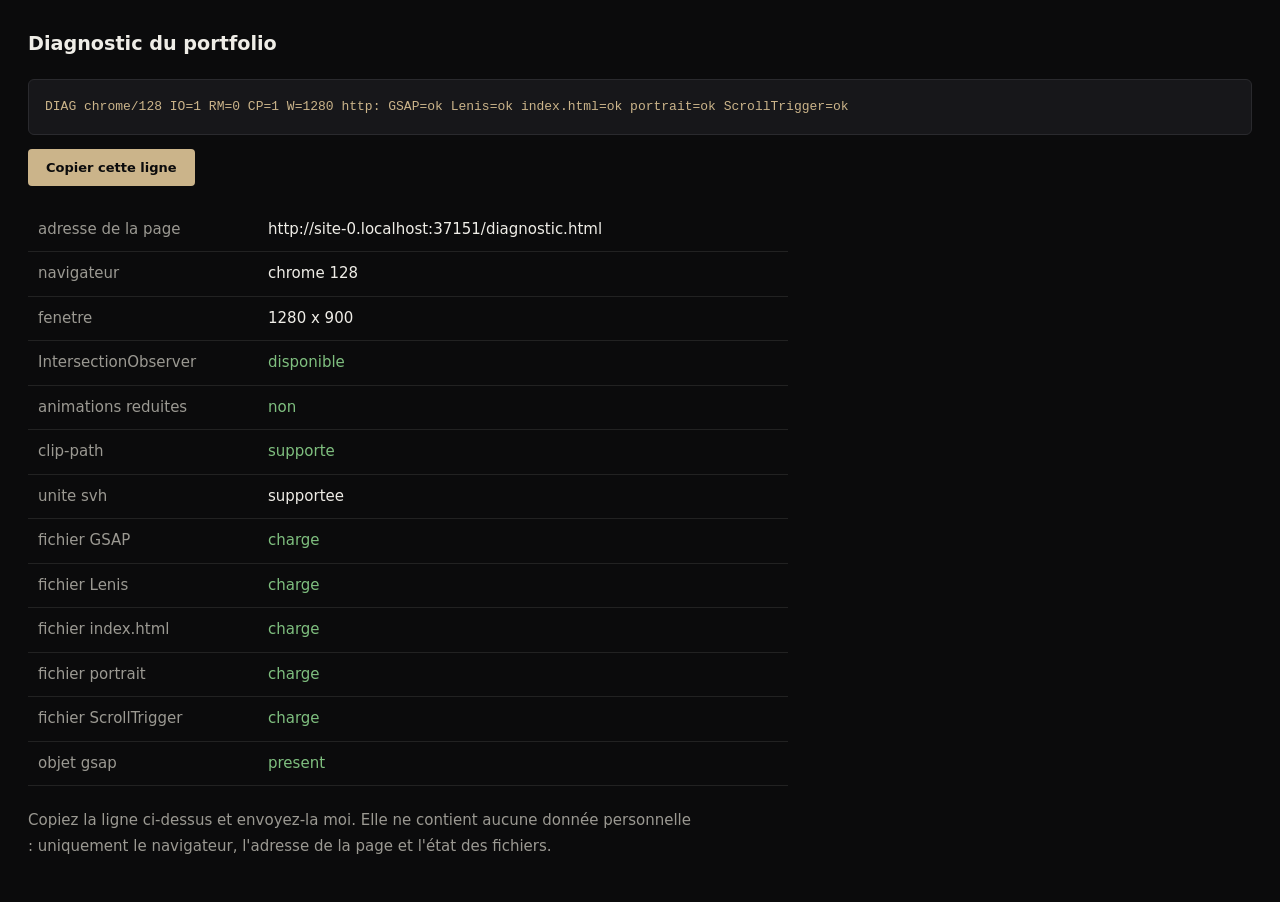
<file: diagnostic.html>
<!doctype html>
<html lang="fr">
<head>
<meta charset="utf-8">
<meta name="viewport" content="width=device-width, initial-scale=1">
<title>Diagnostic du portfolio</title>
<style>
  body{background:#0B0B0C;color:#EFEDE7;font:15px/1.7 system-ui,sans-serif;margin:0;padding:28px}
  h1{font-size:1.2rem;margin:0 0 18px;font-weight:600}
  .code{background:#17171A;border:1px solid #2A2A2E;padding:16px;border-radius:6px;
    font-family:ui-monospace,Consolas,monospace;font-size:13px;white-space:pre-wrap;
    word-break:break-all;user-select:all;cursor:text;color:#CBB48A}
  table{border-collapse:collapse;margin-top:22px;width:100%;max-width:760px}
  td{border-bottom:1px solid #222;padding:9px 10px;vertical-align:top}
  td:first-child{color:#9B9992;width:210px}
  .ok{color:#7FBF7F}.ko{color:#E07A6B}
  p.aide{color:#9B9992;margin-top:22px;max-width:70ch}
  button{margin-top:14px;background:#CBB48A;color:#0B0B0C;border:0;padding:11px 18px;
    font:600 13px system-ui;border-radius:4px;cursor:pointer}
</style>
</head>
<body>
<h1>Diagnostic du portfolio</h1>

<div class="code" id="resume">mesure en cours...</div>
<button id="copier">Copier cette ligne</button>

<table id="detail"></table>

<p class="aide">Copiez la ligne ci-dessus et envoyez-la moi. Elle ne contient aucune donnée
personnelle : uniquement le navigateur, l'adresse de la page et l'état des fichiers.</p>

<script>
(function(){
  var t=[], resume=[];
  function ligne(cle,val,bon){
    t.push('<tr><td>'+cle+'</td><td class="'+(bon===undefined?'':(bon?'ok':'ko'))+'">'+val+'</td></tr>');
  }

  var nav=navigator.userAgent;
  var moteur=/Firefox\//.test(nav)?'firefox':/Edg\//.test(nav)?'edge':
             /OPR\//.test(nav)?'opera':/Chrome\//.test(nav)?'chrome':
             /Safari\//.test(nav)?'safari':'autre';
  var ver=(nav.match(/(?:Firefox|Edg|OPR|Chrome|Version)\/(\d+)/)||[,'?'])[1];

  ligne('adresse de la page', location.href);
  ligne('navigateur', moteur+' '+ver);
  ligne('fenetre', innerWidth+' x '+innerHeight);
  var io=('IntersectionObserver' in window);
  ligne('IntersectionObserver', io?'disponible':'ABSENT', io);
  var rm=matchMedia('(prefers-reduced-motion: reduce)').matches;
  ligne('animations reduites', rm?'OUI (le systeme les desactive)':'non', !rm);
  var cp=CSS.supports('clip-path','inset(0 0 0 0)');
  ligne('clip-path', cp?'supporte':'NON SUPPORTE', cp);
  var svh=CSS.supports('height','100svh');
  ligne('unite svh', svh?'supportee':'non supportee (sans gravite)');

  resume.push(moteur+'/'+ver, 'IO='+(io?1:0), 'RM='+(rm?1:0), 'CP='+(cp?1:0),
              'W='+innerWidth, location.protocol);

  var aTester=[
    ['assets/vendor/gsap.min.js','GSAP'],
    ['assets/vendor/ScrollTrigger.min.js','ScrollTrigger'],
    ['assets/vendor/lenis.min.js','Lenis'],
    ['assets/portrait.jpg','portrait'],
    ['index.html','index.html']
  ];
  var restants=aTester.length;

  aTester.forEach(function(p){
    var s=document.createElement('script');
    var img=new Image();
    var fini=function(ok){
      ligne('fichier '+p[1], ok?'charge':'INTROUVABLE', ok);
      resume.push(p[1]+'='+(ok?'ok':'KO'));
      if(--restants===0) terminer();
    };
    if(/\.js$/.test(p[0])){
      s.src=p[0]; s.onload=function(){fini(true);}; s.onerror=function(){fini(false);};
      document.head.appendChild(s);
    }else if(/\.jpg$/.test(p[0])){
      img.onload=function(){fini(true);}; img.onerror=function(){fini(false);}; img.src=p[0];
    }else{
      fetch(p[0]).then(function(r){fini(r.ok);}).catch(function(){fini(false);});
    }
  });

  function terminer(){
    ligne('objet gsap', (typeof gsap!=='undefined')?'present':'absent', typeof gsap!=='undefined');
    document.getElementById('detail').innerHTML=t.join('');
    var txt='DIAG '+resume.join(' ');
    document.getElementById('resume').textContent=txt;
    document.getElementById('copier').onclick=function(){
      navigator.clipboard.writeText(txt).then(function(){
        document.getElementById('copier').textContent='copie';
      },function(){
        document.getElementById('copier').textContent='selectionnez la ligne a la main';
      });
    };
  }
  setTimeout(function(){ if(restants>0){ restants=0; terminer(); } },6000);
})();
</script>
</body>
</html>
</file>
<file: assets/vendor/lenis.css>
html.lenis,html.lenis body{height:auto}.lenis.lenis-smooth{scroll-behavior:auto!important}.lenis.lenis-smooth [data-lenis-prevent]{overscroll-behavior:contain}.lenis.lenis-stopped{overflow:clip}.lenis.lenis-smooth iframe{pointer-events:none}
</file>
